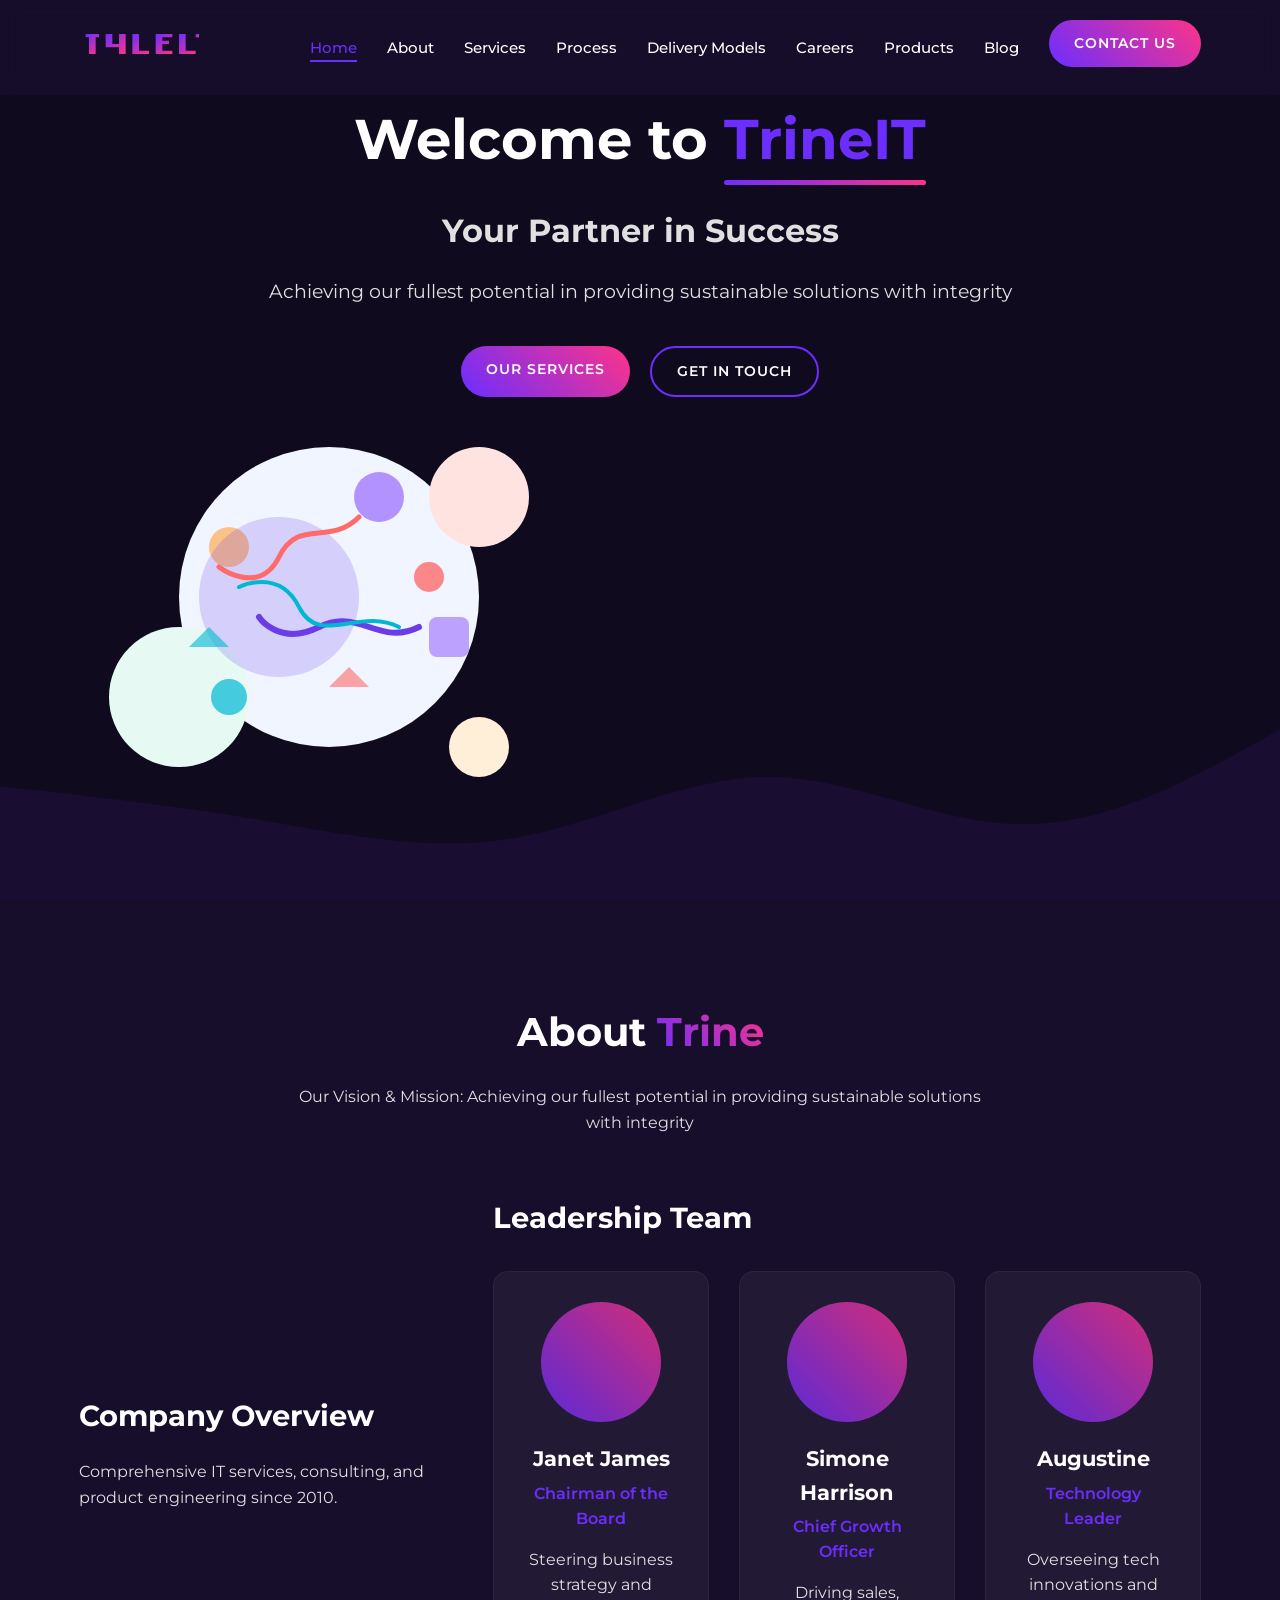
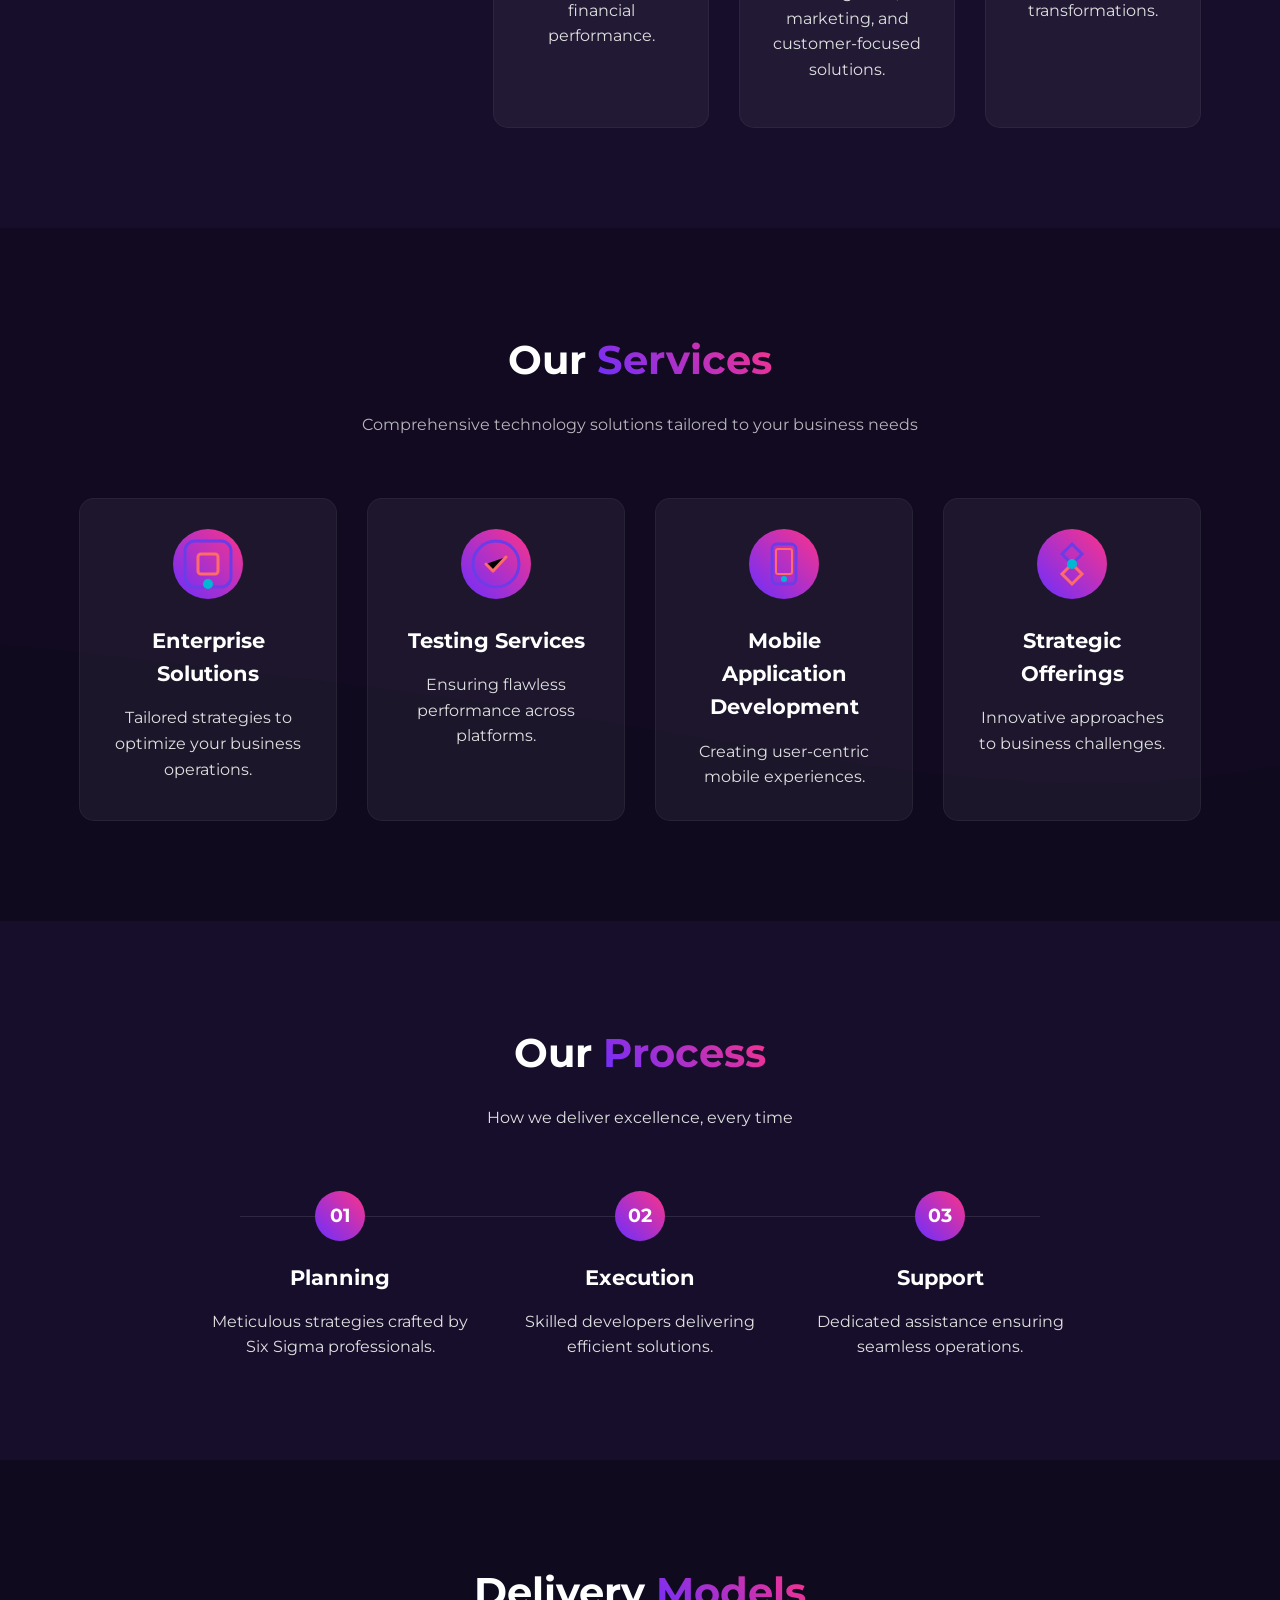
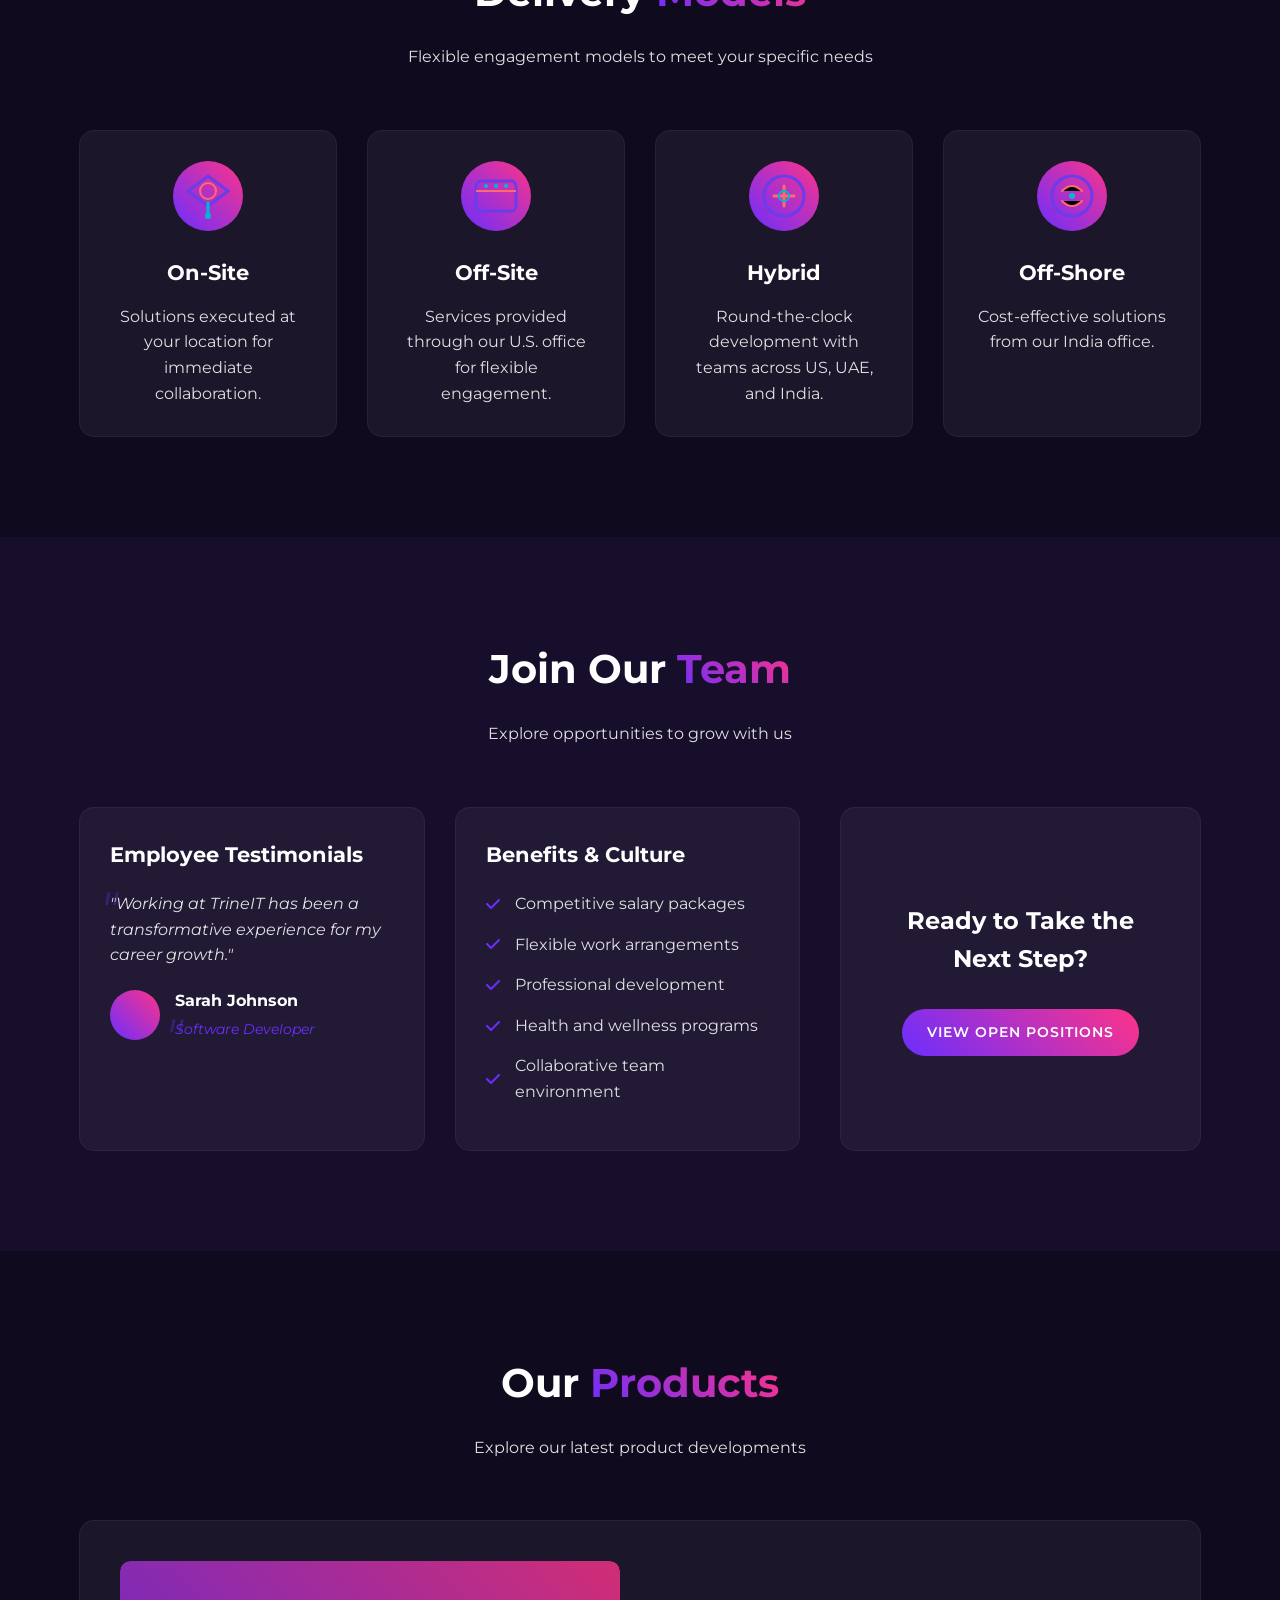
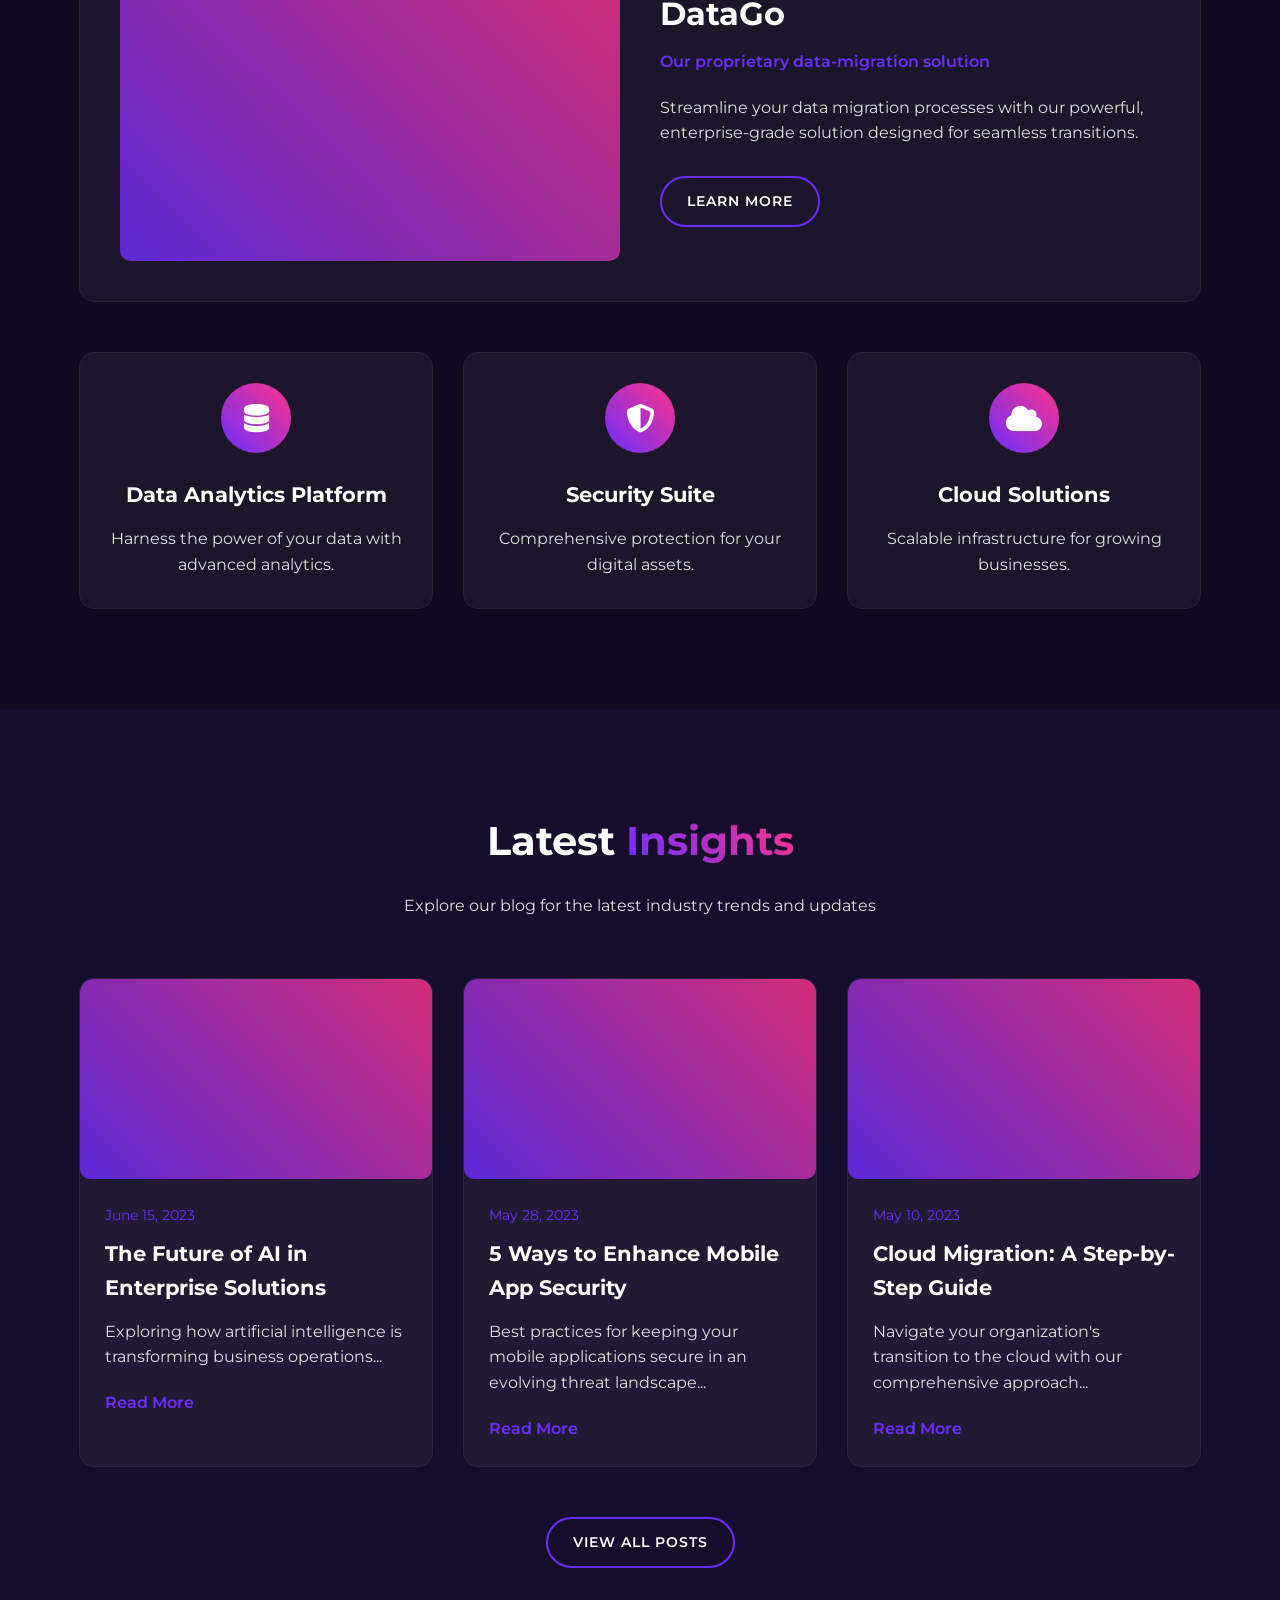
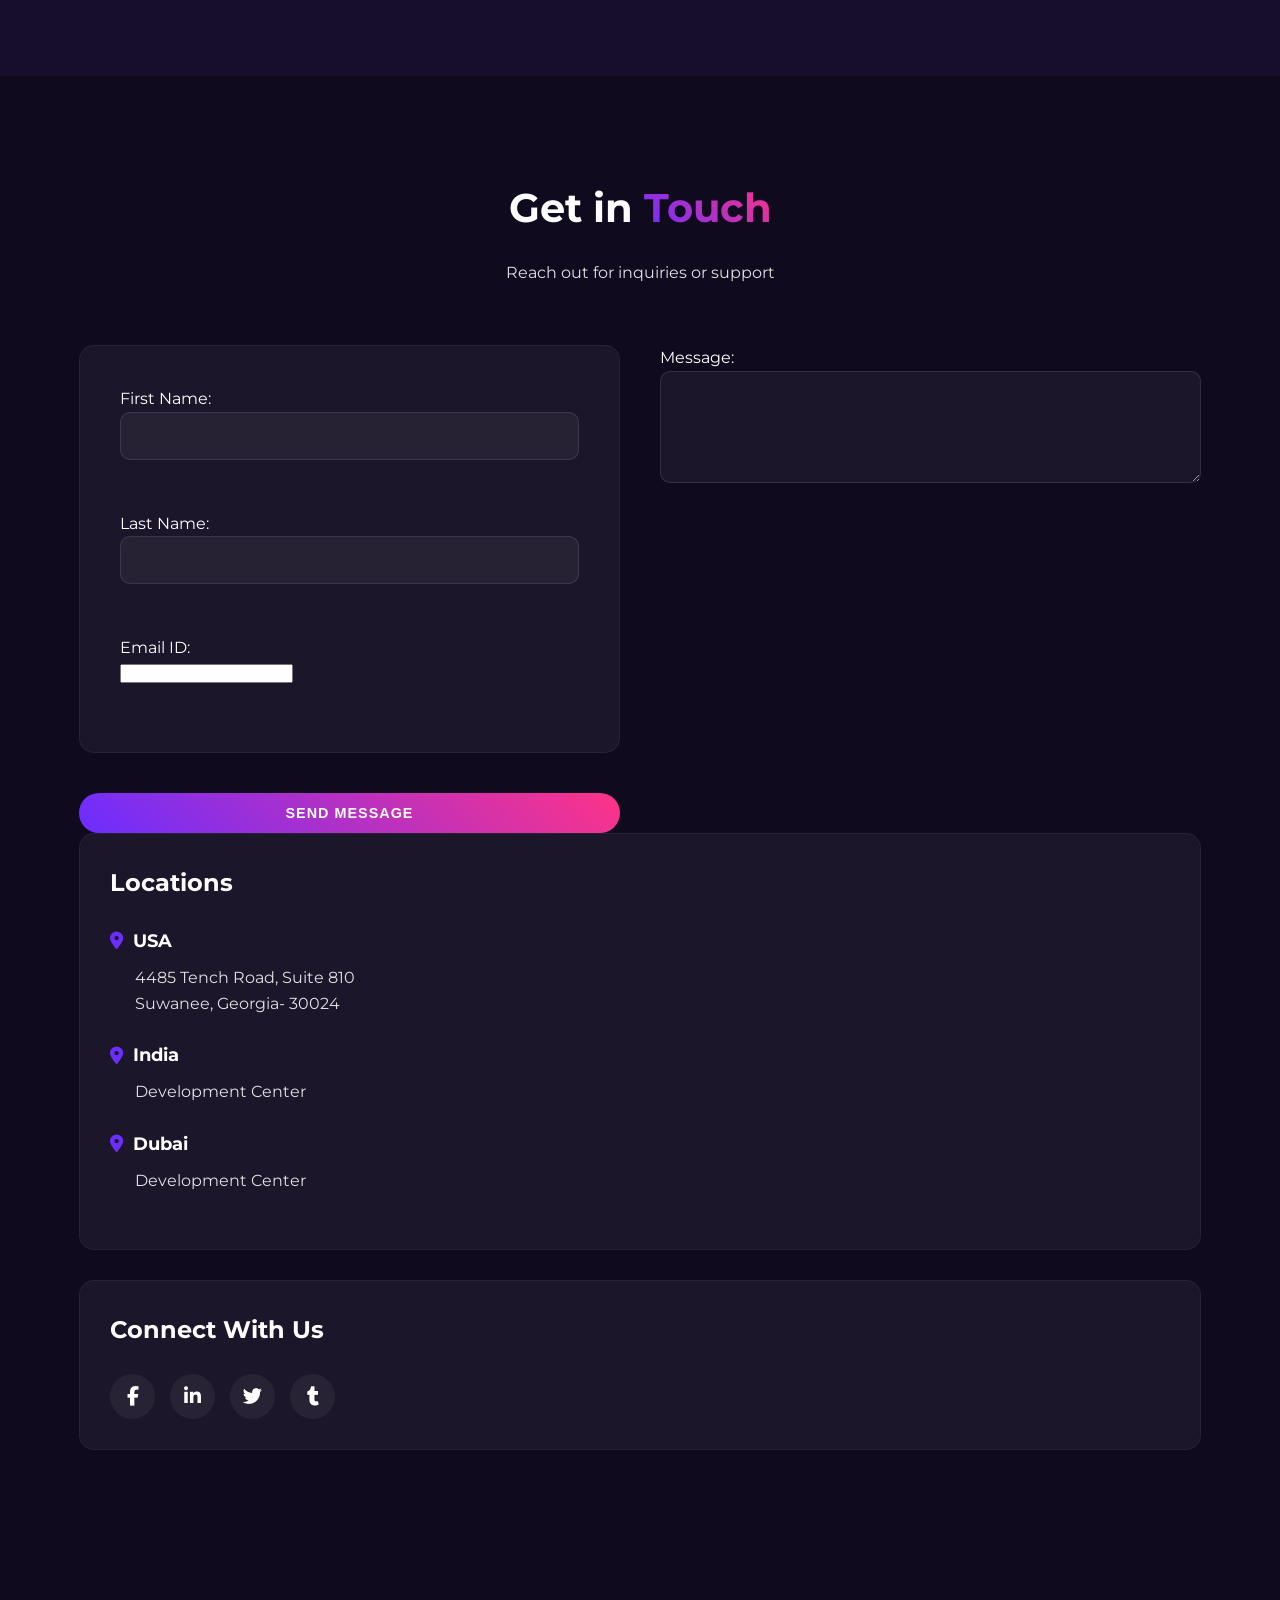
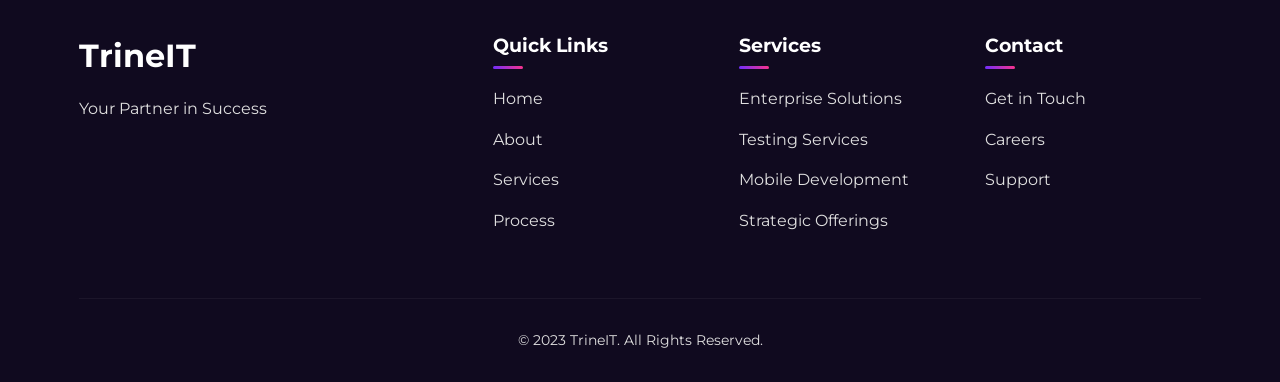
<file: index.html>
<!DOCTYPE html>
<html lang="en">
<head>
    <meta charset="UTF-8">
    <meta name="viewport" content="width=device-width, initial-scale=1.0">
    <title>TrineIT - Your Partner in Success</title>
    <link rel="icon" href="favicon.svg" type="image/svg+xml">
    <link rel="stylesheet" href="styles.css">
    <link rel="stylesheet" href="https://cdnjs.cloudflare.com/ajax/libs/font-awesome/6.4.0/css/all.min.css">
    <link href="https://fonts.googleapis.com/css2?family=Montserrat:wght@300;400;500;600;700&display=swap" rel="stylesheet">
    <script>
        // Fallback to ensure loading screen disappears
        window.addEventListener('DOMContentLoaded', function() {
            setTimeout(function() {
                var loader = document.querySelector('.loading');
                if (loader) {
                    loader.classList.add('fade-out');
                    setTimeout(function() {
                        if (loader.parentNode) {
                            loader.parentNode.removeChild(loader);
                        }
                    }, 500);
                }
            }, 3000);
        });
    </script>
</head>
<body>
    <div class="loading">
        <div class="loading-spinner"></div>
    </div>

    <header>
        <div class="container">
            <div class="logo">
                <a href="#home">
                    <img src="images/logo.svg" alt="TrineIT Logo">
                </a>
            </div>
            <nav>
                <ul>
                    <li><a href="#home">Home</a></li>
                    <li><a href="#about">About</a></li>
                    <li><a href="#services">Services</a></li>
                    <li><a href="#process">Process</a></li>
                    <li><a href="#delivery">Delivery Models</a></li>
                    <li><a href="#careers">Careers</a></li>
                    <li><a href="#products">Products</a></li>
                    <li><a href="#blog">Blog</a></li>
                    <li><a href="#contact" class="btn-primary">Contact Us</a></li>
                </ul>
            </nav>
            <div class="mobile-menu-btn">
                <span></span>
                <span></span>
                <span></span>
            </div>
        </div>
    </header>

    <section id="home" class="hero">
        <div class="container">
            <div class="hero-grid">
                <div class="hero-content">
                    <h1 class="animated-text">Welcome to <span>TrineIT</span></h1>
                    <h2>Your Partner in Success</h2>
                    <p>Achieving our fullest potential in providing sustainable solutions with integrity</p>
                    <div class="cta-buttons">
                        <a href="#services" class="btn-primary">Our Services</a>
                        <a href="#contact" class="btn-secondary">Get in Touch</a>
                    </div>
                </div>
                <div class="hero-illustration">
                    <img src="images/hero-illustration.svg" alt="TrineIT illustration">
                </div>
            </div>
        </div>
        <div class="wave-animation"></div>
    </section>

    <section id="about" class="about">
        <div class="container">
            <div class="section-header">
                <h2>About <span>Trine</span></h2>
                <p>Our Vision & Mission: Achieving our fullest potential in providing sustainable solutions with integrity</p>
            </div>
            <div class="about-content">
                <div class="about-text">
                    <h3>Company Overview</h3>
                    <p>Comprehensive IT services, consulting, and product engineering since 2010.</p>
                </div>
                <div class="leadership-team">
                    <h3>Leadership Team</h3>
                    <div class="team-cards">
                        <div class="team-card">
                            <div class="team-img">
                                <div class="img-placeholder"></div>
                            </div>
                            <h4>Janet James</h4>
                            <p>Chairman of the Board</p>
                            <p class="team-desc">Steering business strategy and financial performance.</p>
                        </div>
                        <div class="team-card">
                            <div class="team-img">
                                <div class="img-placeholder"></div>
                            </div>
                            <h4>Simone Harrison</h4>
                            <p>Chief Growth Officer</p>
                            <p class="team-desc">Driving sales, marketing, and customer-focused solutions.</p>
                        </div>
                        <div class="team-card">
                            <div class="team-img">
                                <div class="img-placeholder"></div>
                            </div>
                            <h4>Augustine</h4>
                            <p>Technology Leader</p>
                            <p class="team-desc">Overseeing tech innovations and transformations.</p>
                        </div>
                    </div>
                </div>
            </div>
        </div>
    </section>

    <section id="services" class="services">
        <div class="container">
            <div class="section-header">
                <h2>Our <span>Services</span></h2>
                <p>Comprehensive technology solutions tailored to your business needs</p>
            </div>
            <div class="service-cards">
                <div class="service-card">
                    <div class="service-icon">
                        <svg width="50" height="50" viewBox="0 0 50 50">
                            <use href="images/service-icons.svg#enterprise" />
                            <rect x="2" y="2" width="46" height="46" rx="10" fill="none" stroke="#6a3de8" stroke-width="3"/>
                            <rect x="15" y="15" width="20" height="20" rx="3" fill="none" stroke="#ff6b6b" stroke-width="3"/>
                            <circle cx="25" cy="45" r="5" fill="#00b8d4"/>
                        </svg>
                    </div>
                    <h3>Enterprise Solutions</h3>
                    <p>Tailored strategies to optimize your business operations.</p>
                </div>
                <div class="service-card">
                    <div class="service-icon">
                        <svg width="50" height="50" viewBox="0 0 50 50">
                            <circle cx="25" cy="25" r="23" fill="none" stroke="#6a3de8" stroke-width="3"/>
                            <path d="M15 25L22 32L35 18" stroke="#ff6b6b" stroke-width="3" stroke-linecap="round" stroke-linejoin="round"/>
                        </svg>
                    </div>
                    <h3>Testing Services</h3>
                    <p>Ensuring flawless performance across platforms.</p>
                </div>
                <div class="service-card">
                    <div class="service-icon">
                        <svg width="50" height="50" viewBox="0 0 50 50">
                            <rect x="13" y="5" width="24" height="40" rx="5" fill="none" stroke="#6a3de8" stroke-width="3"/>
                            <rect x="17" y="10" width="16" height="25" rx="2" fill="none" stroke="#ff6b6b" stroke-width="2"/>
                            <circle cx="25" cy="40" r="3" fill="#00b8d4"/>
                        </svg>
                    </div>
                    <h3>Mobile Application Development</h3>
                    <p>Creating user-centric mobile experiences.</p>
                </div>
                <div class="service-card">
                    <div class="service-icon">
                        <svg width="50" height="50" viewBox="0 0 50 50">
                            <path d="M25 5L35 15L25 25L15 15L25 5Z" fill="none" stroke="#6a3de8" stroke-width="3"/>
                            <path d="M25 25L35 35L25 45L15 35L25 25Z" fill="none" stroke="#ff6b6b" stroke-width="3"/>
                            <circle cx="25" cy="25" r="5" fill="#00b8d4"/>
                        </svg>
                    </div>
                    <h3>Strategic Offerings</h3>
                    <p>Innovative approaches to business challenges.</p>
                </div>
            </div>
        </div>
    </section>

    <section id="process" class="process">
        <div class="container">
            <div class="section-header">
                <h2>Our <span>Process</span></h2>
                <p>How we deliver excellence, every time</p>
            </div>
            <div class="process-timeline">
                <div class="process-step">
                    <div class="step-number">01</div>
                    <div class="step-content">
                        <h3>Planning</h3>
                        <p>Meticulous strategies crafted by Six Sigma professionals.</p>
                    </div>
                </div>
                <div class="process-step">
                    <div class="step-number">02</div>
                    <div class="step-content">
                        <h3>Execution</h3>
                        <p>Skilled developers delivering efficient solutions.</p>
                    </div>
                </div>
                <div class="process-step">
                    <div class="step-number">03</div>
                    <div class="step-content">
                        <h3>Support</h3>
                        <p>Dedicated assistance ensuring seamless operations.</p>
                    </div>
                </div>
            </div>
        </div>
    </section>

    <section id="delivery" class="delivery">
        <div class="container">
            <div class="section-header">
                <h2>Delivery <span>Models</span></h2>
                <p>Flexible engagement models to meet your specific needs</p>
            </div>
            <div class="delivery-cards">
                <div class="delivery-card">
                    <div class="delivery-icon">
                        <svg width="50" height="50" viewBox="0 0 50 50">
                            <path d="M25 5L45 20L25 35L5 20L25 5Z" fill="none" stroke="#6a3de8" stroke-width="3"/>
                            <circle cx="25" cy="20" r="8" fill="none" stroke="#ff6b6b" stroke-width="2"/>
                            <path d="M25 32V45" stroke="#00b8d4" stroke-width="3" stroke-linecap="round"/>
                            <circle cx="25" cy="45" r="3" fill="#00b8d4"/>
                        </svg>
                    </div>
                    <h3>On-Site</h3>
                    <p>Solutions executed at your location for immediate collaboration.</p>
                </div>
                <div class="delivery-card">
                    <div class="delivery-icon">
                        <svg width="50" height="50" viewBox="0 0 50 50">
                            <rect x="5" y="10" width="40" height="30" rx="5" fill="none" stroke="#6a3de8" stroke-width="3"/>
                            <path d="M5 20H45" stroke="#ff6b6b" stroke-width="2"/>
                            <circle cx="15" cy="15" r="2" fill="#00b8d4"/>
                            <circle cx="25" cy="15" r="2" fill="#00b8d4"/>
                            <circle cx="35" cy="15" r="2" fill="#00b8d4"/>
                        </svg>
                    </div>
                    <h3>Off-Site</h3>
                    <p>Services provided through our U.S. office for flexible engagement.</p>
                </div>
                <div class="delivery-card">
                    <div class="delivery-icon">
                        <svg width="50" height="50" viewBox="0 0 50 50">
                            <circle cx="25" cy="25" r="20" fill="none" stroke="#6a3de8" stroke-width="3"/>
                            <path d="M15 25H35" stroke="#ff6b6b" stroke-width="3" stroke-linecap="round"/>
                            <path d="M25 15V35" stroke="#ff6b6b" stroke-width="3" stroke-linecap="round"/>
                            <circle cx="25" cy="25" r="5" fill="none" stroke="#00b8d4" stroke-width="2"/>
                        </svg>
                    </div>
                    <h3>Hybrid</h3>
                    <p>Round-the-clock development with teams across US, UAE, and India.</p>
                </div>
                <div class="delivery-card">
                    <div class="delivery-icon">
                        <svg width="50" height="50" viewBox="0 0 50 50">
                            <circle cx="25" cy="25" r="20" fill="none" stroke="#6a3de8" stroke-width="3"/>
                            <path d="M15 30C15 30 20 35 25 35C30 35 35 30 35 30" stroke="#ff6b6b" stroke-width="2" stroke-linecap="round"/>
                            <path d="M15 20C15 20 20 15 25 15C30 15 35 20 35 20" stroke="#ff6b6b" stroke-width="2" stroke-linecap="round"/>
                            <circle cx="25" cy="25" r="3" fill="#00b8d4"/>
                        </svg>
                    </div>
                    <h3>Off-Shore</h3>
                    <p>Cost-effective solutions from our India office.</p>
                </div>
            </div>
        </div>
    </section>

    <section id="careers" class="careers">
        <div class="container">
            <div class="section-header">
                <h2>Join Our <span>Team</span></h2>
                <p>Explore opportunities to grow with us</p>
            </div>
            <div class="careers-content">
                <div class="careers-info">
                    <div class="careers-card">
                        <h3>Employee Testimonials</h3>
                        <div class="testimonial-slider">
                            <div class="testimonial">
                                <p>"Working at TrineIT has been a transformative experience for my career growth."</p>
                                <div class="testimonial-author">
                                    <div class="author-img"></div>
                                    <div class="author-info">
                                        <h4>Sarah Johnson</h4>
                                        <p>Software Developer</p>
                                    </div>
                                </div>
                            </div>
                        </div>
                    </div>
                    <div class="careers-card">
                        <h3>Benefits & Culture</h3>
                        <ul class="benefits-list">
                            <li><i class="fas fa-check"></i> Competitive salary packages</li>
                            <li><i class="fas fa-check"></i> Flexible work arrangements</li>
                            <li><i class="fas fa-check"></i> Professional development</li>
                            <li><i class="fas fa-check"></i> Health and wellness programs</li>
                            <li><i class="fas fa-check"></i> Collaborative team environment</li>
                        </ul>
                    </div>
                </div>
                <div class="careers-cta">
                    <h3>Ready to Take the Next Step?</h3>
                    <a href="#contact" class="btn-primary">View Open Positions</a>
                </div>
            </div>
        </div>
    </section>

    <section id="products" class="products">
        <div class="container">
            <div class="section-header">
                <h2>Our <span>Products</span></h2>
                <p>Explore our latest product developments</p>
            </div>
            <div class="product-showcase">
                <div class="product-feature">
                    <div class="product-img">
                        <div class="img-placeholder"></div>
                    </div>
                    <div class="product-info">
                        <h3>DataGo</h3>
                        <p class="product-tagline">Our proprietary data-migration solution</p>
                        <p class="product-desc">Streamline your data migration processes with our powerful, enterprise-grade solution designed for seamless transitions.</p>
                        <a href="#" class="btn-secondary">Learn More</a>
                    </div>
                </div>
                <div class="product-cards">
                    <div class="product-card">
                        <div class="product-icon">
                            <i class="fas fa-database"></i>
                        </div>
                        <h3>Data Analytics Platform</h3>
                        <p>Harness the power of your data with advanced analytics.</p>
                    </div>
                    <div class="product-card">
                        <div class="product-icon">
                            <i class="fas fa-shield-alt"></i>
                        </div>
                        <h3>Security Suite</h3>
                        <p>Comprehensive protection for your digital assets.</p>
                    </div>
                    <div class="product-card">
                        <div class="product-icon">
                            <i class="fas fa-cloud"></i>
                        </div>
                        <h3>Cloud Solutions</h3>
                        <p>Scalable infrastructure for growing businesses.</p>
                    </div>
                </div>
            </div>
        </div>
    </section>

    <section id="blog" class="blog">
        <div class="container">
            <div class="section-header">
                <h2>Latest <span>Insights</span></h2>
                <p>Explore our blog for the latest industry trends and updates</p>
            </div>
            <div class="blog-posts">
                <div class="blog-card">
                    <div class="blog-img">
                        <div class="img-placeholder"></div>
                    </div>
                    <div class="blog-content">
                        <div class="blog-date">June 15, 2023</div>
                        <h3>The Future of AI in Enterprise Solutions</h3>
                        <p>Exploring how artificial intelligence is transforming business operations...</p>
                        <a href="#" class="read-more">Read More</a>
                    </div>
                </div>
                <div class="blog-card">
                    <div class="blog-img">
                        <div class="img-placeholder"></div>
                    </div>
                    <div class="blog-content">
                        <div class="blog-date">May 28, 2023</div>
                        <h3>5 Ways to Enhance Mobile App Security</h3>
                        <p>Best practices for keeping your mobile applications secure in an evolving threat landscape...</p>
                        <a href="#" class="read-more">Read More</a>
                    </div>
                </div>
                <div class="blog-card">
                    <div class="blog-img">
                        <div class="img-placeholder"></div>
                    </div>
                    <div class="blog-content">
                        <div class="blog-date">May 10, 2023</div>
                        <h3>Cloud Migration: A Step-by-Step Guide</h3>
                        <p>Navigate your organization's transition to the cloud with our comprehensive approach...</p>
                        <a href="#" class="read-more">Read More</a>
                    </div>
                </div>
            </div>
            <div class="blog-cta">
                <a href="#" class="btn-secondary">View All Posts</a>
            </div>
        </div>
    </section>

    <section id="contact" class="contact">
        <div class="container">
            <div class="section-header">
                <h2>Get in <span>Touch</span></h2>
                <p>Reach out for inquiries or support</p>
            </div>
            <div class="contact-content">
                <div class="contact-form-container" action="https://n8nclass2025.app.n8n.cloud/webhook-test/contact-form" method="POST">
                    <form class="contact-form">
                        <div class="form-group">
                            <label for="firstName">First Name:</label><br>
                            <input type="text" id="firstName" name="firstName" required><br><br>
                        </div>
                        <div class="form-group">
                            <label for="lastName">Last Name:</label><br>
                            <input type="text" id="lastName" name="lastName" required><br><br>
                        </div>
                            <label for="email">Email ID:</label><br>
                            <input type="text" id="email" name="email" required><br><br>
                        </div>
                        <div class="form-group">
                            <label for="message">Message:</label><br>
                            <textarea id="message" name="message" rows="5" required></textarea><br><br>
                        </div>
                        <button type="submit" class="btn-primary">Send Message</button>
                    </form>
                </div>
                <div class="contact-info">
                    <div class="contact-card">
                        <h3>Locations</h3>
                        <div class="location">
                            <h4><i class="fas fa-map-marker-alt"></i> USA</h4>
                            <p>4485 Tench Road, Suite 810</p>
                            <p>Suwanee, Georgia- 30024</p>
                        </div>
                        <div class="location">
                            <h4><i class="fas fa-map-marker-alt"></i> India</h4>
                            <p>Development Center</p>
                        </div>
                        <div class="location">
                            <h4><i class="fas fa-map-marker-alt"></i> Dubai</h4>
                            <p>Development Center</p>
                        </div>
                    </div>
                    <div class="contact-card">
                        <h3>Connect With Us</h3>
                        <div class="social-icons">
                            <a href="#"><i class="fab fa-facebook-f"></i></a>
                            <a href="#"><i class="fab fa-linkedin-in"></i></a>
                            <a href="#"><i class="fab fa-twitter"></i></a>
                            <a href="#"><i class="fab fa-tumblr"></i></a>
                        </div>
                    </div>
                </div>
            </div>
        </div>
    </section>

    <footer>
        <div class="container">
            <div class="footer-content">
                <div class="footer-logo">
                    <h2>TrineIT</h2>
                    <p>Your Partner in Success</p>
                </div>
                <div class="footer-links">
                    <div class="footer-col">
                        <h3>Quick Links</h3>
                        <ul>
                            <li><a href="#home">Home</a></li>
                            <li><a href="#about">About</a></li>
                            <li><a href="#services">Services</a></li>
                            <li><a href="#process">Process</a></li>
                        </ul>
                    </div>
                    <div class="footer-col">
                        <h3>Services</h3>
                        <ul>
                            <li><a href="#services">Enterprise Solutions</a></li>
                            <li><a href="#services">Testing Services</a></li>
                            <li><a href="#services">Mobile Development</a></li>
                            <li><a href="#services">Strategic Offerings</a></li>
                        </ul>
                    </div>
                    <div class="footer-col">
                        <h3>Contact</h3>
                        <ul>
                            <li><a href="#contact">Get in Touch</a></li>
                            <li><a href="#careers">Careers</a></li>
                            <li><a href="#contact">Support</a></li>
                        </ul>
                    </div>
                </div>
            </div>
            <div class="footer-bottom">
                <p>&copy; 2023 TrineIT. All Rights Reserved.</p>
            </div>
        </div>
    </footer>

    <script src="script.js"></script>
</body>
</html>
</file>
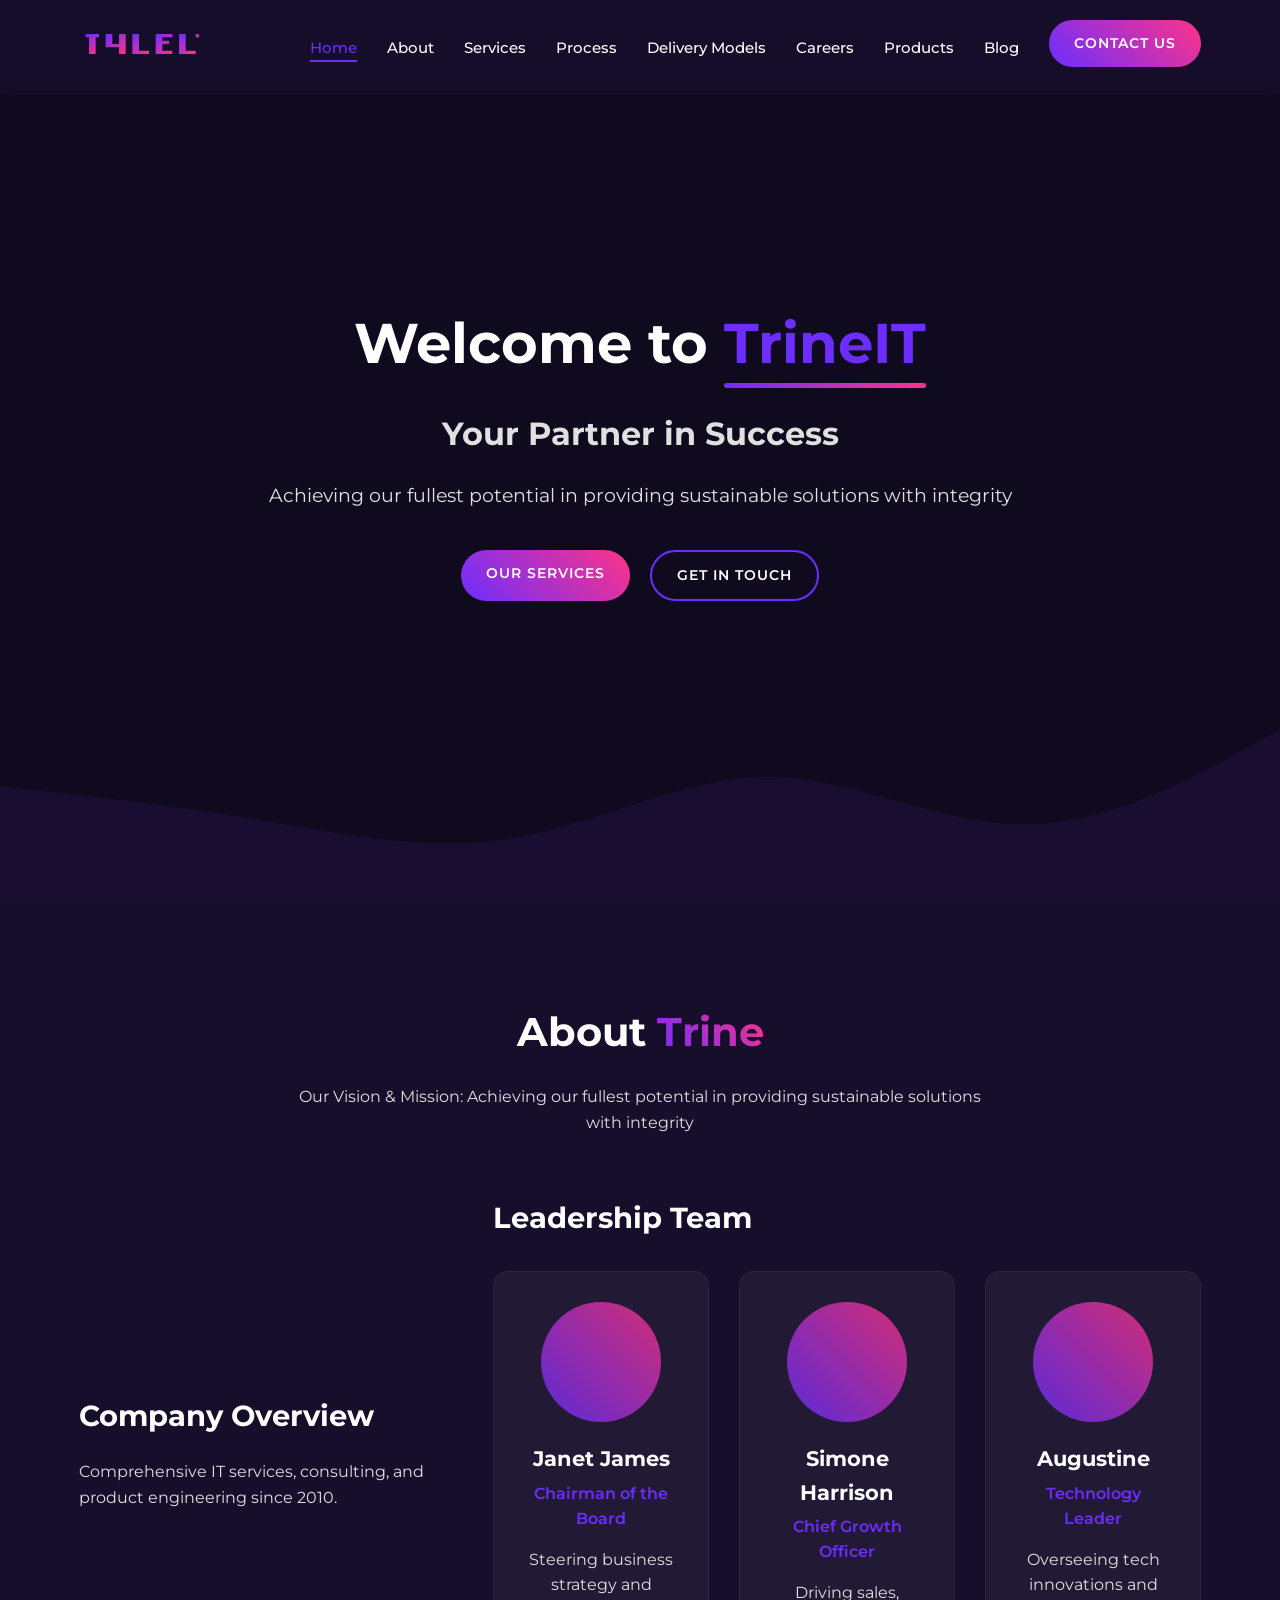
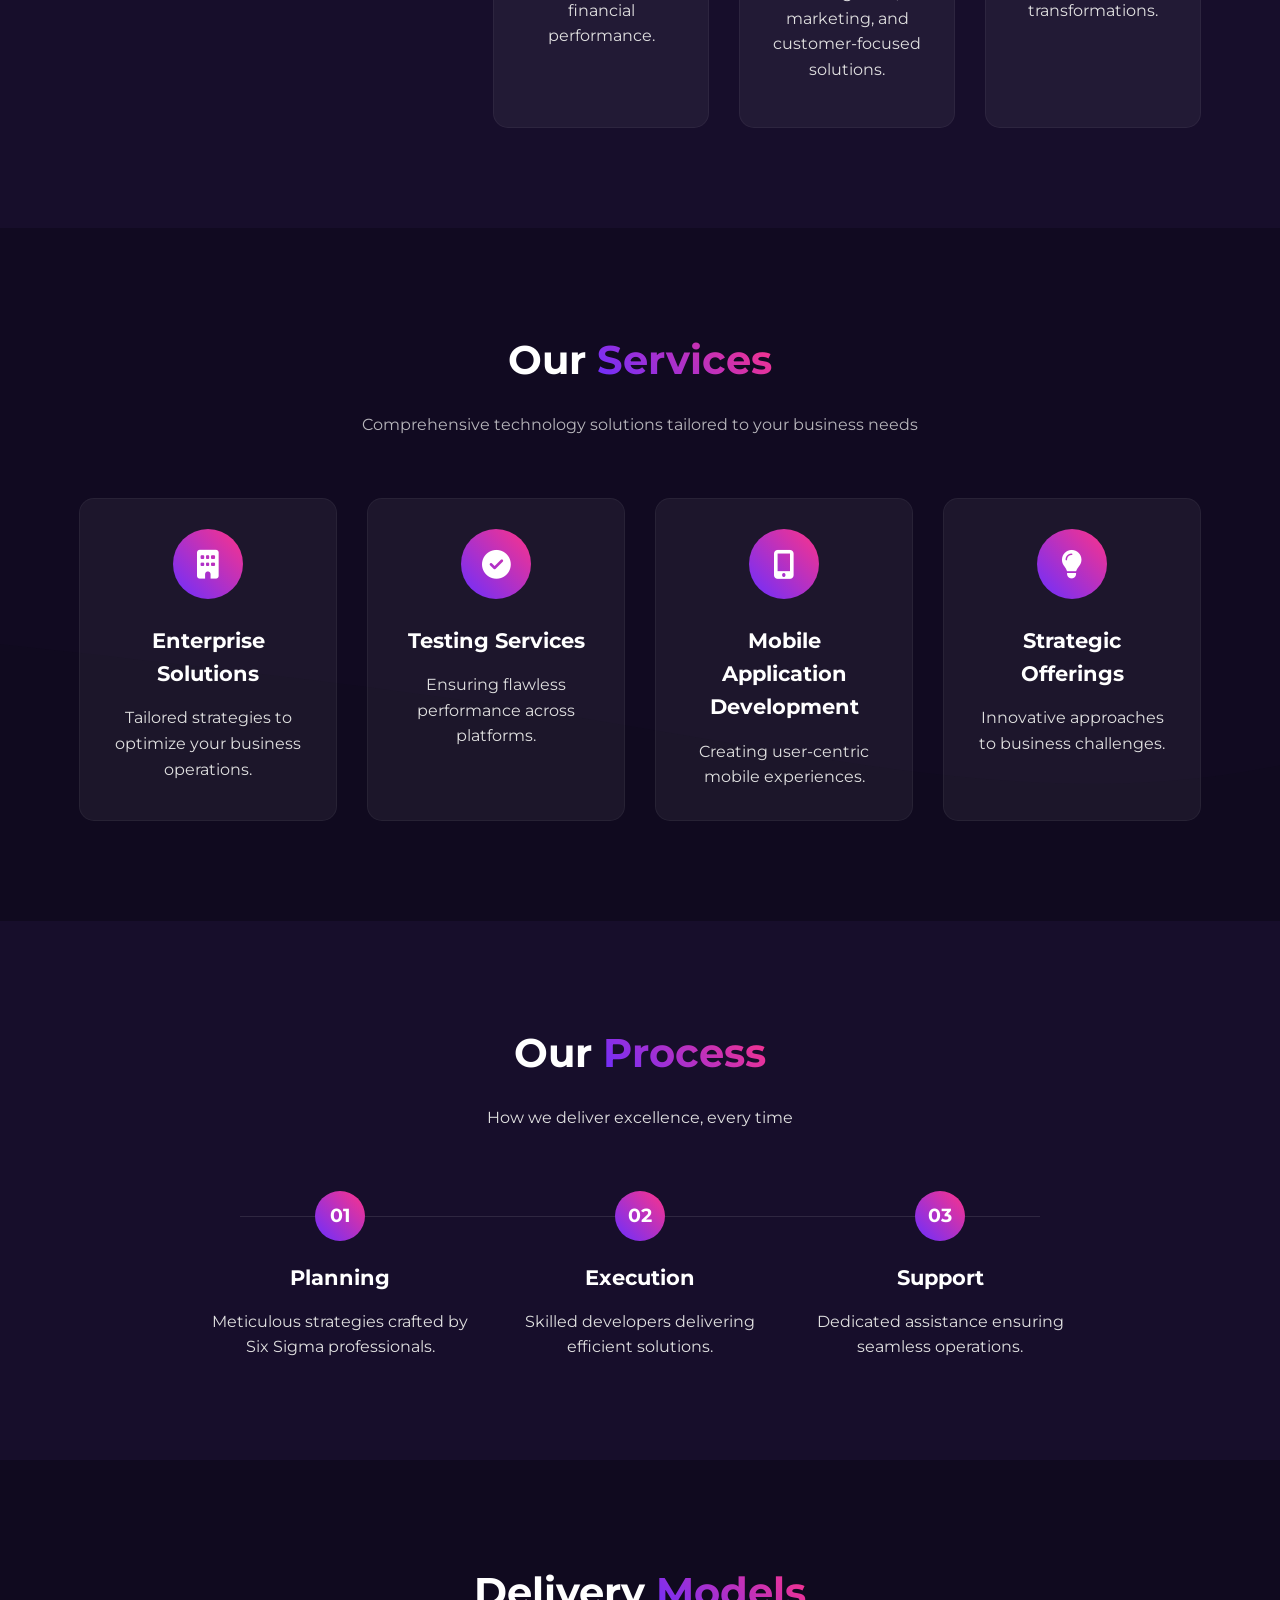
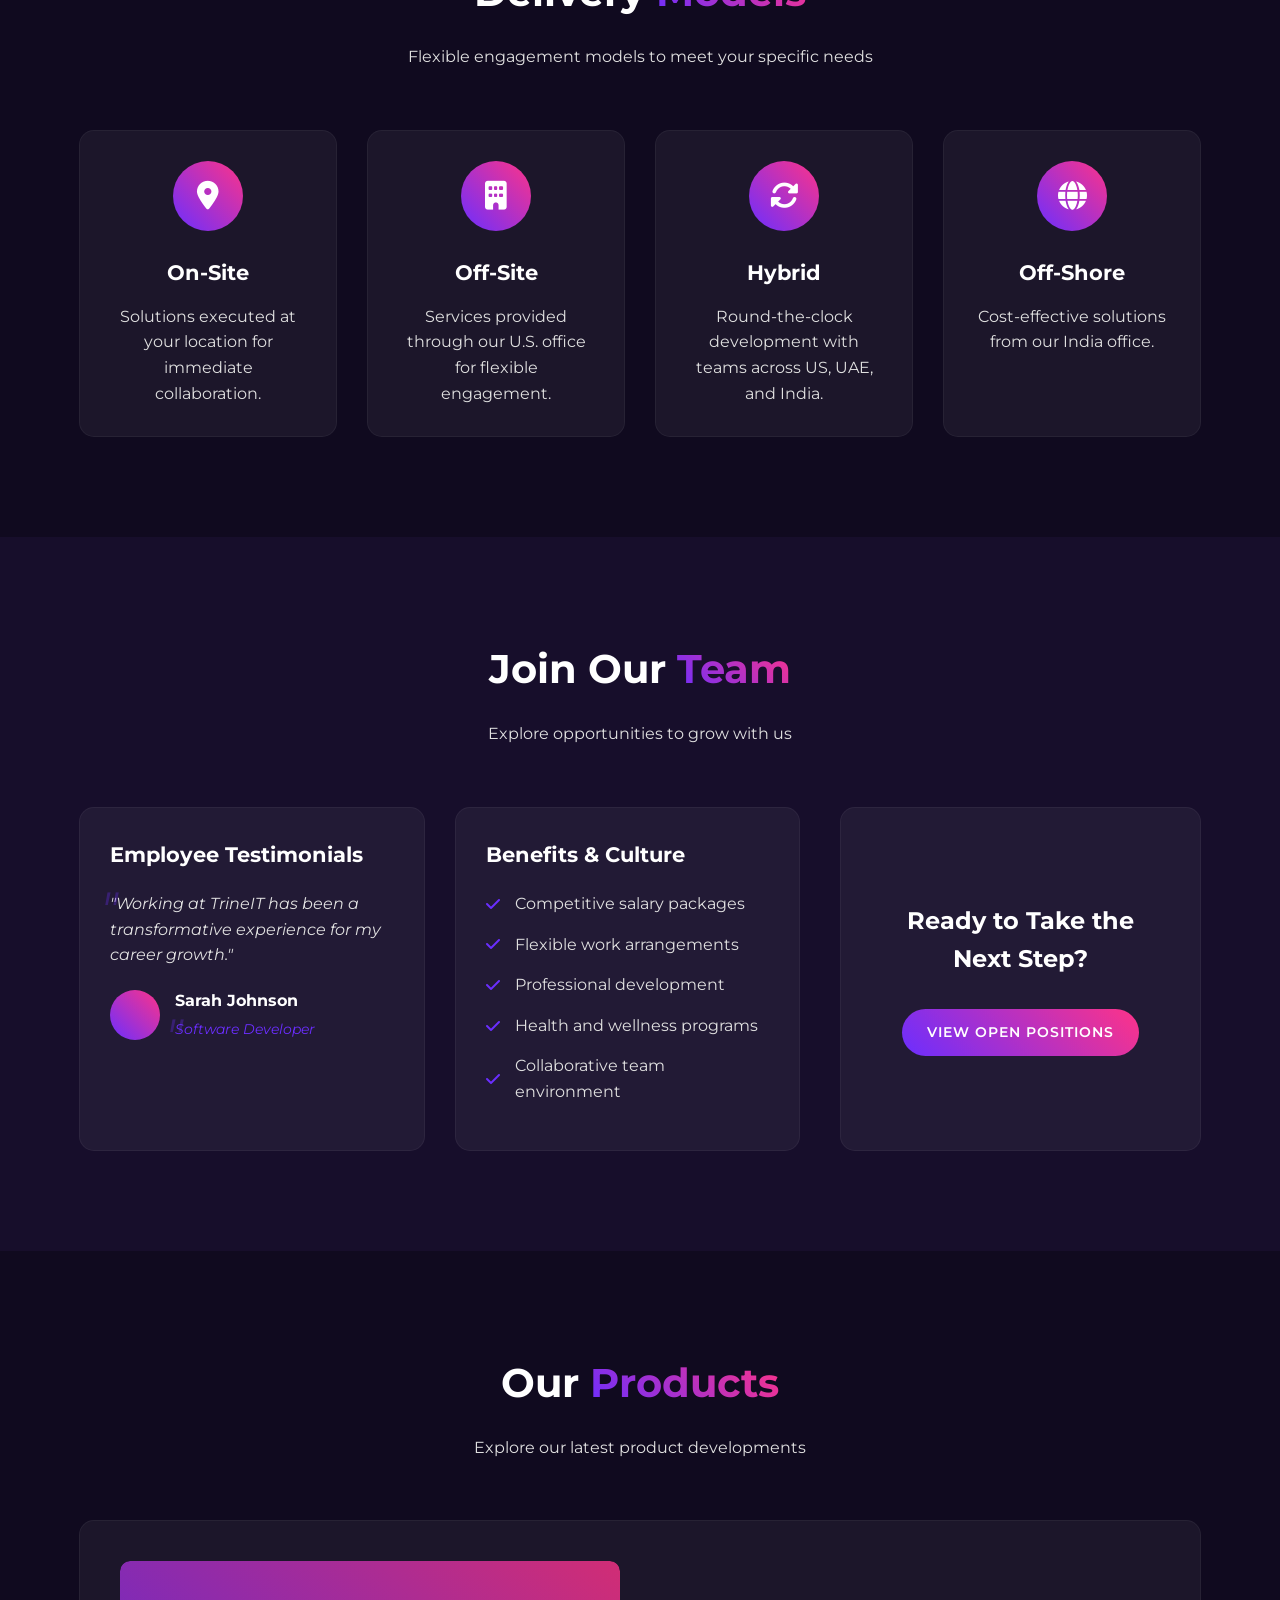
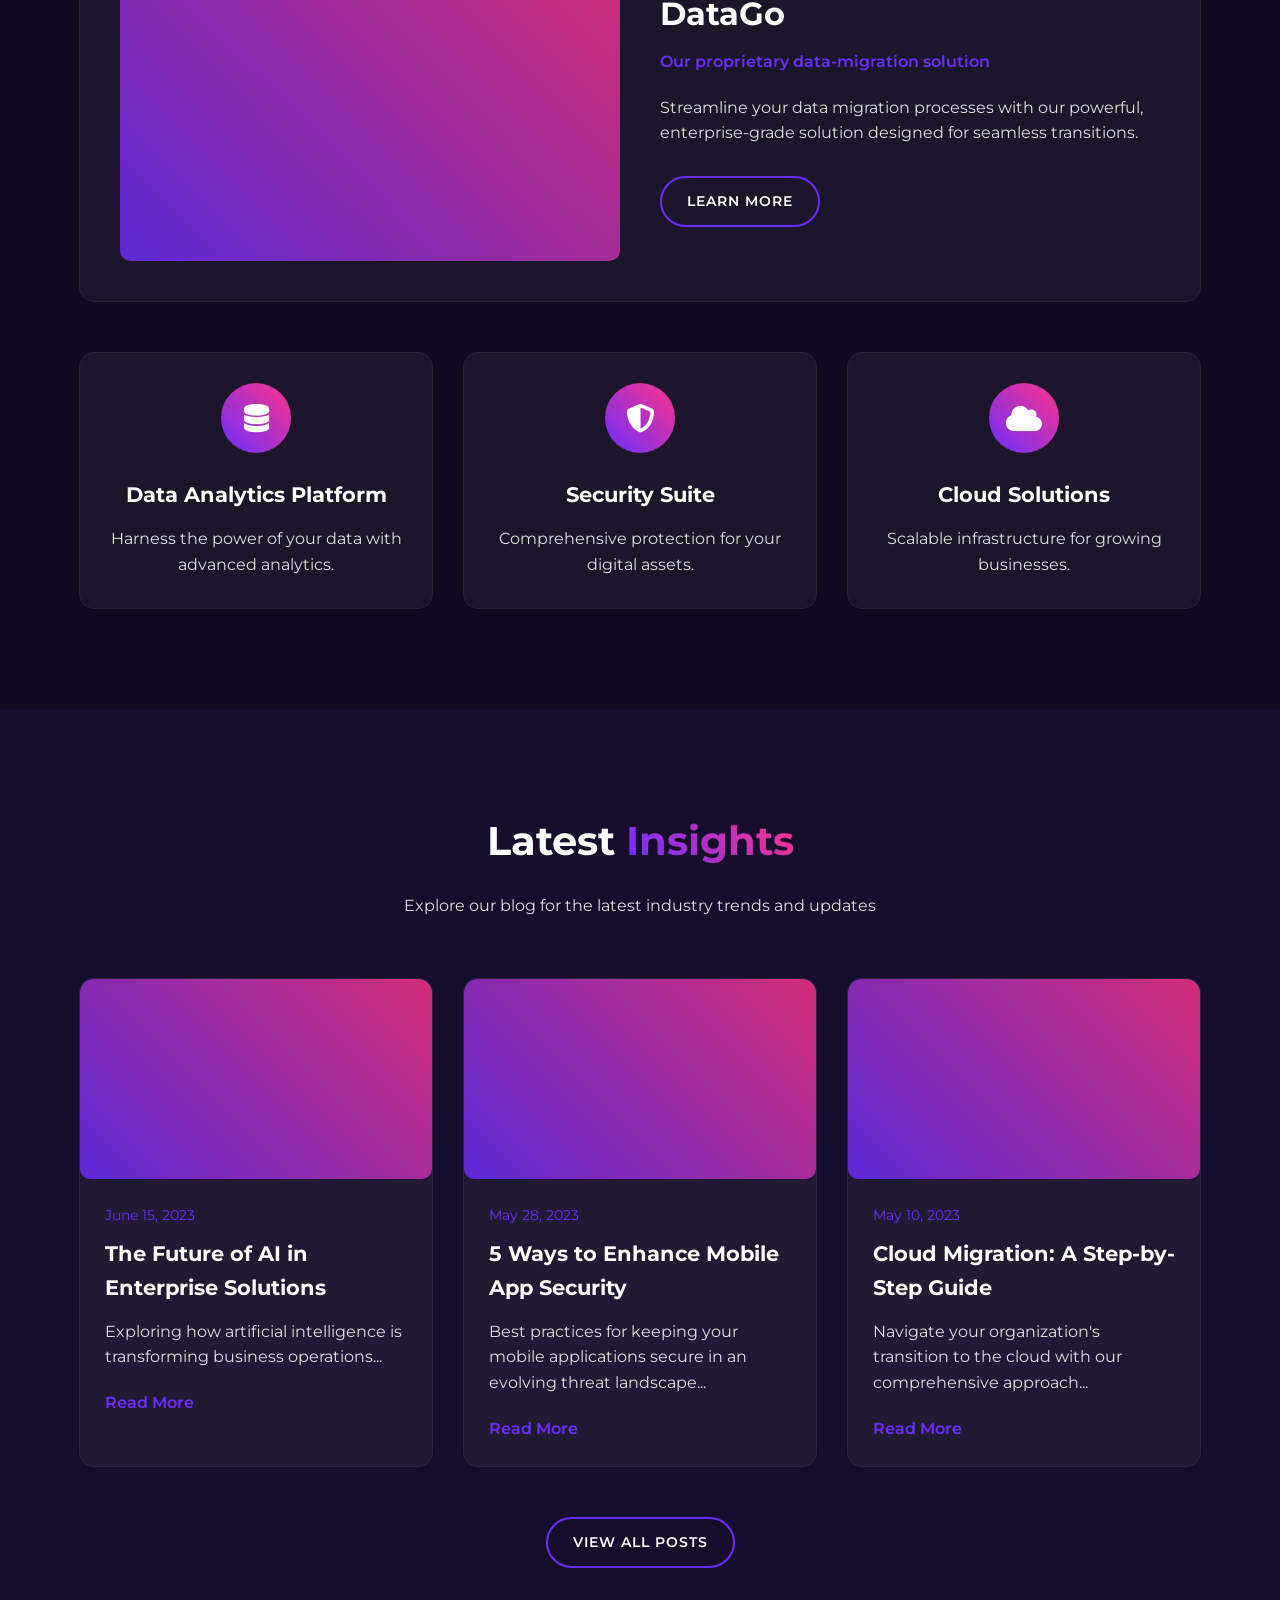
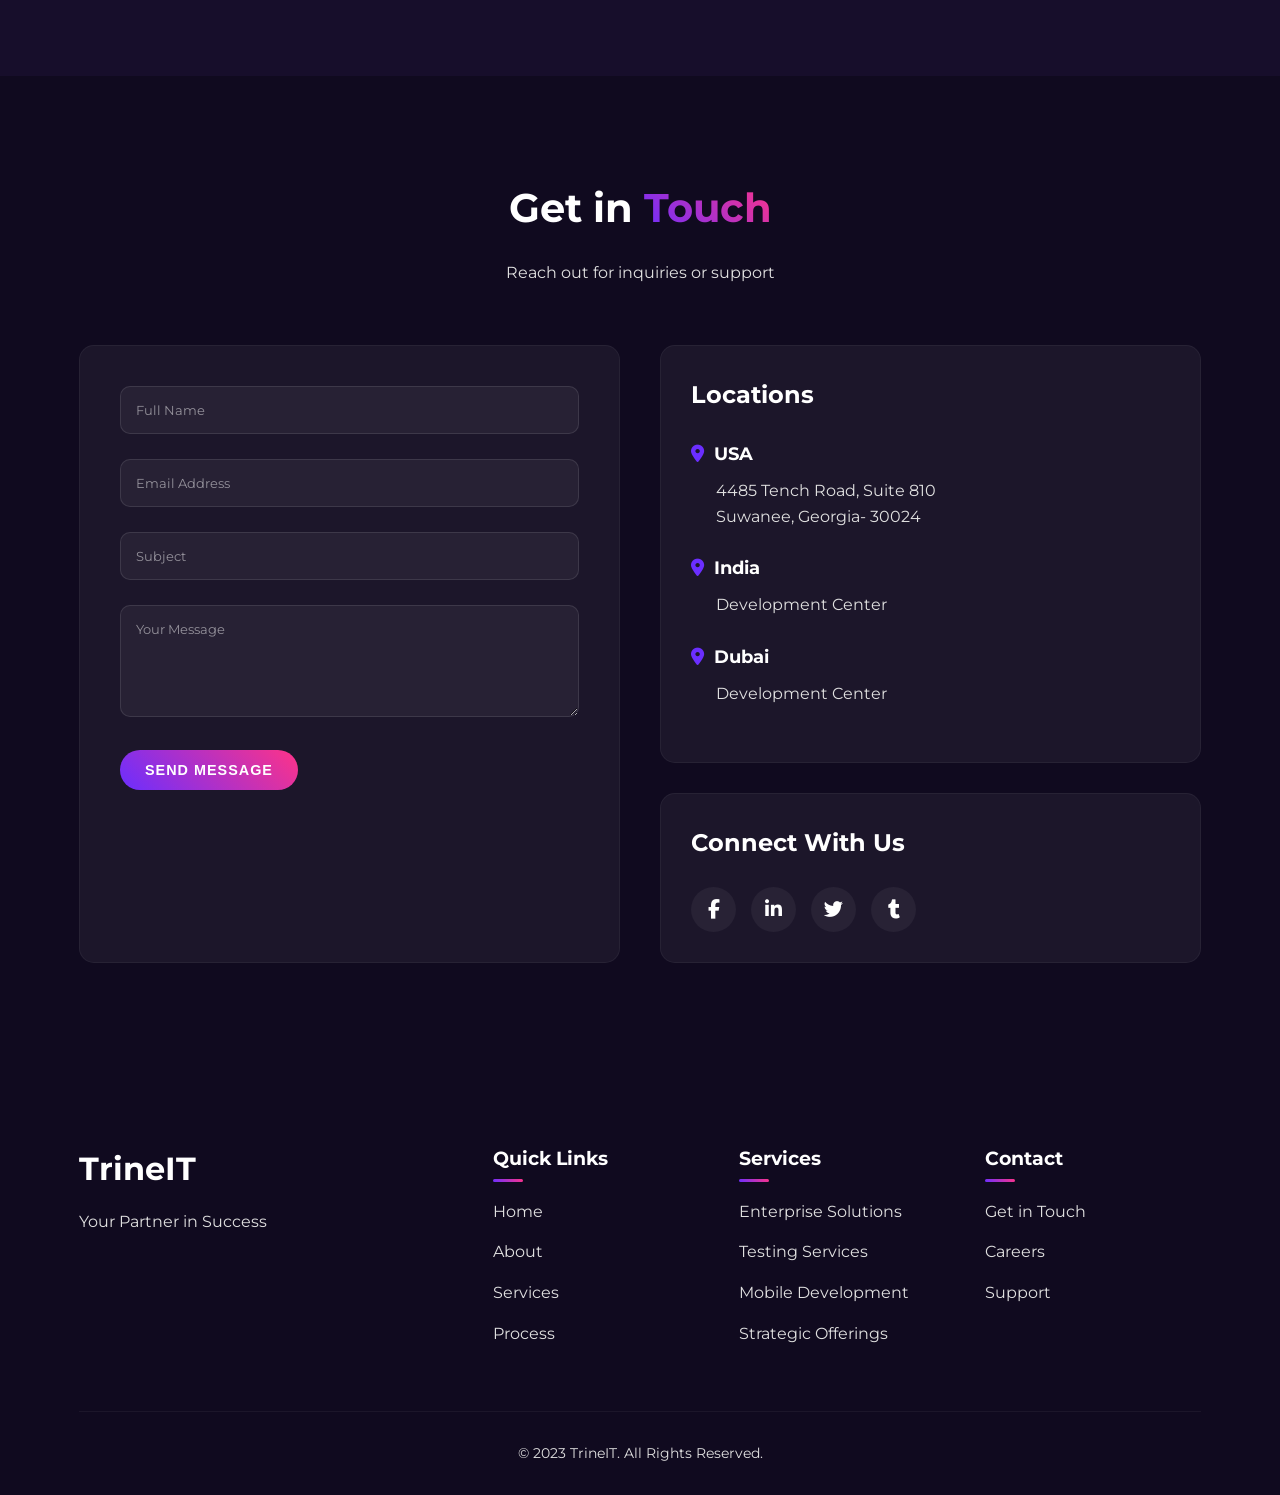
<file: Dark theme/index.html>
<!DOCTYPE html>
<html lang="en">
<head>
    <meta charset="UTF-8">
    <meta name="viewport" content="width=device-width, initial-scale=1.0">
    <title>TrineIT - Your Partner in Success</title>
    <link rel="icon" href="favicon.svg" type="image/svg+xml">
    <link rel="stylesheet" href="styles.css">
    <link rel="stylesheet" href="https://cdnjs.cloudflare.com/ajax/libs/font-awesome/6.4.0/css/all.min.css">
    <link href="https://fonts.googleapis.com/css2?family=Montserrat:wght@300;400;500;600;700&display=swap" rel="stylesheet">
    <script>
        // Fallback to ensure loading screen disappears
        window.addEventListener('DOMContentLoaded', function() {
            setTimeout(function() {
                var loader = document.querySelector('.loading');
                if (loader) {
                    loader.classList.add('fade-out');
                    setTimeout(function() {
                        if (loader.parentNode) {
                            loader.parentNode.removeChild(loader);
                        }
                    }, 500);
                }
            }, 3000);
        });
    </script>
</head>
<body>
    <div class="loading">
        <div class="loading-spinner"></div>
    </div>

    <header>
        <div class="container">
            <div class="logo">
                <a href="#home">
                    <img src="images/logo.svg" alt="TrineIT Logo">
                </a>
            </div>
            <nav>
                <ul>
                    <li><a href="#home">Home</a></li>
                    <li><a href="#about">About</a></li>
                    <li><a href="#services">Services</a></li>
                    <li><a href="#process">Process</a></li>
                    <li><a href="#delivery">Delivery Models</a></li>
                    <li><a href="#careers">Careers</a></li>
                    <li><a href="#products">Products</a></li>
                    <li><a href="#blog">Blog</a></li>
                    <li><a href="#contact" class="btn-primary">Contact Us</a></li>
                </ul>
            </nav>
            <div class="mobile-menu-btn">
                <span></span>
                <span></span>
                <span></span>
            </div>
        </div>
    </header>

    <section id="home" class="hero">
        <div class="container">
            <div class="hero-content">
                <h1 class="animated-text">Welcome to <span>TrineIT</span></h1>
                <h2>Your Partner in Success</h2>
                <p>Achieving our fullest potential in providing sustainable solutions with integrity</p>
                <div class="cta-buttons">
                    <a href="#services" class="btn-primary">Our Services</a>
                    <a href="#contact" class="btn-secondary">Get in Touch</a>
                </div>
            </div>
        </div>
        <div class="wave-animation"></div>
    </section>

    <section id="about" class="about">
        <div class="container">
            <div class="section-header">
                <h2>About <span>Trine</span></h2>
                <p>Our Vision & Mission: Achieving our fullest potential in providing sustainable solutions with integrity</p>
            </div>
            <div class="about-content">
                <div class="about-text">
                    <h3>Company Overview</h3>
                    <p>Comprehensive IT services, consulting, and product engineering since 2010.</p>
                </div>
                <div class="leadership-team">
                    <h3>Leadership Team</h3>
                    <div class="team-cards">
                        <div class="team-card">
                            <div class="team-img">
                                <div class="img-placeholder"></div>
                            </div>
                            <h4>Janet James</h4>
                            <p>Chairman of the Board</p>
                            <p class="team-desc">Steering business strategy and financial performance.</p>
                        </div>
                        <div class="team-card">
                            <div class="team-img">
                                <div class="img-placeholder"></div>
                            </div>
                            <h4>Simone Harrison</h4>
                            <p>Chief Growth Officer</p>
                            <p class="team-desc">Driving sales, marketing, and customer-focused solutions.</p>
                        </div>
                        <div class="team-card">
                            <div class="team-img">
                                <div class="img-placeholder"></div>
                            </div>
                            <h4>Augustine</h4>
                            <p>Technology Leader</p>
                            <p class="team-desc">Overseeing tech innovations and transformations.</p>
                        </div>
                    </div>
                </div>
            </div>
        </div>
    </section>

    <section id="services" class="services">
        <div class="container">
            <div class="section-header">
                <h2>Our <span>Services</span></h2>
                <p>Comprehensive technology solutions tailored to your business needs</p>
            </div>
            <div class="service-cards">
                <div class="service-card">
                    <div class="service-icon">
                        <i class="fas fa-building"></i>
                    </div>
                    <h3>Enterprise Solutions</h3>
                    <p>Tailored strategies to optimize your business operations.</p>
                </div>
                <div class="service-card">
                    <div class="service-icon">
                        <i class="fas fa-check-circle"></i>
                    </div>
                    <h3>Testing Services</h3>
                    <p>Ensuring flawless performance across platforms.</p>
                </div>
                <div class="service-card">
                    <div class="service-icon">
                        <i class="fas fa-mobile-alt"></i>
                    </div>
                    <h3>Mobile Application Development</h3>
                    <p>Creating user-centric mobile experiences.</p>
                </div>
                <div class="service-card">
                    <div class="service-icon">
                        <i class="fas fa-lightbulb"></i>
                    </div>
                    <h3>Strategic Offerings</h3>
                    <p>Innovative approaches to business challenges.</p>
                </div>
            </div>
        </div>
    </section>

    <section id="process" class="process">
        <div class="container">
            <div class="section-header">
                <h2>Our <span>Process</span></h2>
                <p>How we deliver excellence, every time</p>
            </div>
            <div class="process-timeline">
                <div class="process-step">
                    <div class="step-number">01</div>
                    <div class="step-content">
                        <h3>Planning</h3>
                        <p>Meticulous strategies crafted by Six Sigma professionals.</p>
                    </div>
                </div>
                <div class="process-step">
                    <div class="step-number">02</div>
                    <div class="step-content">
                        <h3>Execution</h3>
                        <p>Skilled developers delivering efficient solutions.</p>
                    </div>
                </div>
                <div class="process-step">
                    <div class="step-number">03</div>
                    <div class="step-content">
                        <h3>Support</h3>
                        <p>Dedicated assistance ensuring seamless operations.</p>
                    </div>
                </div>
            </div>
        </div>
    </section>

    <section id="delivery" class="delivery">
        <div class="container">
            <div class="section-header">
                <h2>Delivery <span>Models</span></h2>
                <p>Flexible engagement models to meet your specific needs</p>
            </div>
            <div class="delivery-cards">
                <div class="delivery-card">
                    <div class="delivery-icon">
                        <i class="fas fa-map-marker-alt"></i>
                    </div>
                    <h3>On-Site</h3>
                    <p>Solutions executed at your location for immediate collaboration.</p>
                </div>
                <div class="delivery-card">
                    <div class="delivery-icon">
                        <i class="fas fa-building"></i>
                    </div>
                    <h3>Off-Site</h3>
                    <p>Services provided through our U.S. office for flexible engagement.</p>
                </div>
                <div class="delivery-card">
                    <div class="delivery-icon">
                        <i class="fas fa-sync-alt"></i>
                    </div>
                    <h3>Hybrid</h3>
                    <p>Round-the-clock development with teams across US, UAE, and India.</p>
                </div>
                <div class="delivery-card">
                    <div class="delivery-icon">
                        <i class="fas fa-globe"></i>
                    </div>
                    <h3>Off-Shore</h3>
                    <p>Cost-effective solutions from our India office.</p>
                </div>
            </div>
        </div>
    </section>

    <section id="careers" class="careers">
        <div class="container">
            <div class="section-header">
                <h2>Join Our <span>Team</span></h2>
                <p>Explore opportunities to grow with us</p>
            </div>
            <div class="careers-content">
                <div class="careers-info">
                    <div class="careers-card">
                        <h3>Employee Testimonials</h3>
                        <div class="testimonial-slider">
                            <div class="testimonial">
                                <p>"Working at TrineIT has been a transformative experience for my career growth."</p>
                                <div class="testimonial-author">
                                    <div class="author-img"></div>
                                    <div class="author-info">
                                        <h4>Sarah Johnson</h4>
                                        <p>Software Developer</p>
                                    </div>
                                </div>
                            </div>
                        </div>
                    </div>
                    <div class="careers-card">
                        <h3>Benefits & Culture</h3>
                        <ul class="benefits-list">
                            <li><i class="fas fa-check"></i> Competitive salary packages</li>
                            <li><i class="fas fa-check"></i> Flexible work arrangements</li>
                            <li><i class="fas fa-check"></i> Professional development</li>
                            <li><i class="fas fa-check"></i> Health and wellness programs</li>
                            <li><i class="fas fa-check"></i> Collaborative team environment</li>
                        </ul>
                    </div>
                </div>
                <div class="careers-cta">
                    <h3>Ready to Take the Next Step?</h3>
                    <a href="#contact" class="btn-primary">View Open Positions</a>
                </div>
            </div>
        </div>
    </section>

    <section id="products" class="products">
        <div class="container">
            <div class="section-header">
                <h2>Our <span>Products</span></h2>
                <p>Explore our latest product developments</p>
            </div>
            <div class="product-showcase">
                <div class="product-feature">
                    <div class="product-img">
                        <div class="img-placeholder"></div>
                    </div>
                    <div class="product-info">
                        <h3>DataGo</h3>
                        <p class="product-tagline">Our proprietary data-migration solution</p>
                        <p class="product-desc">Streamline your data migration processes with our powerful, enterprise-grade solution designed for seamless transitions.</p>
                        <a href="#" class="btn-secondary">Learn More</a>
                    </div>
                </div>
                <div class="product-cards">
                    <div class="product-card">
                        <div class="product-icon">
                            <i class="fas fa-database"></i>
                        </div>
                        <h3>Data Analytics Platform</h3>
                        <p>Harness the power of your data with advanced analytics.</p>
                    </div>
                    <div class="product-card">
                        <div class="product-icon">
                            <i class="fas fa-shield-alt"></i>
                        </div>
                        <h3>Security Suite</h3>
                        <p>Comprehensive protection for your digital assets.</p>
                    </div>
                    <div class="product-card">
                        <div class="product-icon">
                            <i class="fas fa-cloud"></i>
                        </div>
                        <h3>Cloud Solutions</h3>
                        <p>Scalable infrastructure for growing businesses.</p>
                    </div>
                </div>
            </div>
        </div>
    </section>

    <section id="blog" class="blog">
        <div class="container">
            <div class="section-header">
                <h2>Latest <span>Insights</span></h2>
                <p>Explore our blog for the latest industry trends and updates</p>
            </div>
            <div class="blog-posts">
                <div class="blog-card">
                    <div class="blog-img">
                        <div class="img-placeholder"></div>
                    </div>
                    <div class="blog-content">
                        <div class="blog-date">June 15, 2023</div>
                        <h3>The Future of AI in Enterprise Solutions</h3>
                        <p>Exploring how artificial intelligence is transforming business operations...</p>
                        <a href="#" class="read-more">Read More</a>
                    </div>
                </div>
                <div class="blog-card">
                    <div class="blog-img">
                        <div class="img-placeholder"></div>
                    </div>
                    <div class="blog-content">
                        <div class="blog-date">May 28, 2023</div>
                        <h3>5 Ways to Enhance Mobile App Security</h3>
                        <p>Best practices for keeping your mobile applications secure in an evolving threat landscape...</p>
                        <a href="#" class="read-more">Read More</a>
                    </div>
                </div>
                <div class="blog-card">
                    <div class="blog-img">
                        <div class="img-placeholder"></div>
                    </div>
                    <div class="blog-content">
                        <div class="blog-date">May 10, 2023</div>
                        <h3>Cloud Migration: A Step-by-Step Guide</h3>
                        <p>Navigate your organization's transition to the cloud with our comprehensive approach...</p>
                        <a href="#" class="read-more">Read More</a>
                    </div>
                </div>
            </div>
            <div class="blog-cta">
                <a href="#" class="btn-secondary">View All Posts</a>
            </div>
        </div>
    </section>

    <section id="contact" class="contact">
        <div class="container">
            <div class="section-header">
                <h2>Get in <span>Touch</span></h2>
                <p>Reach out for inquiries or support</p>
            </div>
            <div class="contact-content">
                <div class="contact-form-container">
                    <form class="contact-form">
                        <div class="form-group">
                            <input type="text" placeholder="Full Name" required>
                        </div>
                        <div class="form-group">
                            <input type="email" placeholder="Email Address" required>
                        </div>
                        <div class="form-group">
                            <input type="text" placeholder="Subject">
                        </div>
                        <div class="form-group">
                            <textarea placeholder="Your Message" rows="5" required></textarea>
                        </div>
                        <button type="submit" class="btn-primary">Send Message</button>
                    </form>
                </div>
                <div class="contact-info">
                    <div class="contact-card">
                        <h3>Locations</h3>
                        <div class="location">
                            <h4><i class="fas fa-map-marker-alt"></i> USA</h4>
                            <p>4485 Tench Road, Suite 810</p>
                            <p>Suwanee, Georgia- 30024</p>
                        </div>
                        <div class="location">
                            <h4><i class="fas fa-map-marker-alt"></i> India</h4>
                            <p>Development Center</p>
                        </div>
                        <div class="location">
                            <h4><i class="fas fa-map-marker-alt"></i> Dubai</h4>
                            <p>Development Center</p>
                        </div>
                    </div>
                    <div class="contact-card">
                        <h3>Connect With Us</h3>
                        <div class="social-icons">
                            <a href="#"><i class="fab fa-facebook-f"></i></a>
                            <a href="#"><i class="fab fa-linkedin-in"></i></a>
                            <a href="#"><i class="fab fa-twitter"></i></a>
                            <a href="#"><i class="fab fa-tumblr"></i></a>
                        </div>
                    </div>
                </div>
            </div>
        </div>
    </section>

    <footer>
        <div class="container">
            <div class="footer-content">
                <div class="footer-logo">
                    <h2>TrineIT</h2>
                    <p>Your Partner in Success</p>
                </div>
                <div class="footer-links">
                    <div class="footer-col">
                        <h3>Quick Links</h3>
                        <ul>
                            <li><a href="#home">Home</a></li>
                            <li><a href="#about">About</a></li>
                            <li><a href="#services">Services</a></li>
                            <li><a href="#process">Process</a></li>
                        </ul>
                    </div>
                    <div class="footer-col">
                        <h3>Services</h3>
                        <ul>
                            <li><a href="#services">Enterprise Solutions</a></li>
                            <li><a href="#services">Testing Services</a></li>
                            <li><a href="#services">Mobile Development</a></li>
                            <li><a href="#services">Strategic Offerings</a></li>
                        </ul>
                    </div>
                    <div class="footer-col">
                        <h3>Contact</h3>
                        <ul>
                            <li><a href="#contact">Get in Touch</a></li>
                            <li><a href="#careers">Careers</a></li>
                            <li><a href="#contact">Support</a></li>
                        </ul>
                    </div>
                </div>
            </div>
            <div class="footer-bottom">
                <p>&copy; 2023 TrineIT. All Rights Reserved.</p>
            </div>
        </div>
    </footer>

    <script src="script.js"></script>
</body>
</html>
</file>
<file: styles.css>
/* Base Styles */
:root {
    --primary-color: #6b2eff;
    --secondary-color: #ff5e15; 
    --accent-color: #fe3388;
    --dark-bg: #170e2b;
    --darker-bg: #100a1f;
    --light-text: #ffffff;
    --medium-text: #e0e0e0;
    --light-gray: #f4f4f4;
    --box-shadow: 0 5px 15px rgba(0, 0, 0, 0.1);
    --transition: all 0.3s ease;
    --gradient-primary: linear-gradient(45deg, var(--primary-color), var(--accent-color));
    --gradient-wave: linear-gradient(45deg, var(--secondary-color), var(--accent-color));
}

* {
    margin: 0;
    padding: 0;
    box-sizing: border-box;
}

html {
    scroll-behavior: smooth;
}

body {
    font-family: 'Montserrat', sans-serif;
    line-height: 1.6;
    color: var(--light-text);
    background-color: var(--dark-bg);
    overflow-x: hidden;
}

a {
    text-decoration: none;
    color: var(--light-text);
    transition: var(--transition);
}

ul {
    list-style: none;
}

img {
    max-width: 100%;
    height: auto;
}

.container {
    width: 90%;
    max-width: 1200px;
    margin: 0 auto;
    padding: 0 15px;
}

.section-header {
    text-align: center;
    margin-bottom: 60px;
}

.section-header h2 {
    font-size: 2.5rem;
    margin-bottom: 20px;
    position: relative;
    display: inline-block;
}

.section-header h2 span {
    color: var(--primary-color);
}

.section-header p {
    color: var(--medium-text);
    max-width: 700px;
    margin: 0 auto;
}

section {
    padding: 100px 0;
    position: relative;
    overflow: hidden;
}

.btn-primary, .btn-secondary {
    display: inline-block;
    padding: 12px 25px;
    border-radius: 30px;
    font-weight: 600;
    text-transform: uppercase;
    letter-spacing: 1px;
    font-size: 0.9rem;
    transition: var(--transition);
    cursor: pointer;
}

.btn-primary {
    background: var(--gradient-primary);
    color: var(--light-text);
    border: none;
}

.btn-primary:hover {
    transform: translateY(-3px);
    box-shadow: 0 10px 20px rgba(0, 0, 0, 0.2);
}

.btn-secondary {
    border: 2px solid var(--primary-color);
    color: var(--light-text);
    background: transparent;
}

.btn-secondary:hover {
    background-color: var(--primary-color);
    color: white;
    transform: translateY(-3px);
}

.img-placeholder {
    background: var(--gradient-primary);
    width: 100%;
    height: 100%;
    border-radius: 10px;
    opacity: 0.8;
}

/* Header Styles */
header {
    position: fixed;
    top: 0;
    width: 100%;
    z-index: 1000;
    padding: 20px 0;
    transition: var(--transition);
    background-color: rgba(23, 14, 43, 0.9);
    backdrop-filter: blur(10px);
}

header .container {
    display: flex;
    justify-content: space-between;
    align-items: center;
}

.logo a {
    display: block;
}

.logo img {
    height: 40px;
    transition: var(--transition);
}

header.scrolled .logo img {
    height: 35px;
}

.logo h1 {
    display: none;
}

nav ul {
    display: flex;
    align-items: center;
}

nav ul li {
    margin-left: 30px;
}

nav ul li a {
    font-weight: 500;
    font-size: 0.95rem;
    position: relative;
}

nav ul li a:not(.btn-primary):after {
    content: '';
    position: absolute;
    bottom: -5px;
    left: 0;
    width: 0;
    height: 2px;
    background: var(--primary-color);
    transition: var(--transition);
}

nav ul li a:not(.btn-primary):hover:after {
    width: 100%;
}

.mobile-menu-btn {
    display: none;
}

/* Hero Section */
.hero {
    height: 100vh;
    display: flex;
    align-items: center;
    background-color: var(--darker-bg);
    position: relative;
    overflow: hidden;
}

.hero-content {
    text-align: center;
    max-width: 800px;
    margin: 0 auto;
    z-index: 2;
    position: relative;
}

.hero-content h1 {
    font-size: 3.5rem;
    margin-bottom: 20px;
    font-weight: 700;
}

.hero-content h1 span {
    color: var(--primary-color);
    position: relative;
    display: inline-block;
}

.hero-content h1 span:after {
    content: '';
    position: absolute;
    bottom: 0;
    left: 0;
    width: 100%;
    height: 5px;
    background: var(--gradient-primary);
    border-radius: 10px;
}

.hero-content h2 {
    font-size: 2rem;
    margin-bottom: 20px;
    color: var(--medium-text);
}

.hero-content p {
    font-size: 1.2rem;
    margin-bottom: 40px;
    color: var(--medium-text);
}

.cta-buttons {
    display: flex;
    justify-content: center;
    gap: 20px;
}

.wave-animation {
    position: absolute;
    bottom: 0;
    left: 0;
    width: 100%;
    height: 100px;
    background: url('data:image/svg+xml;utf8,<svg viewBox="0 0 1440 320" xmlns="http://www.w3.org/2000/svg"><path fill="%23170e2b" d="M0,192L48,197.3C96,203,192,213,288,229.3C384,245,480,267,576,250.7C672,235,768,181,864,181.3C960,181,1056,235,1152,234.7C1248,235,1344,181,1392,154.7L1440,128L1440,320L1392,320C1344,320,1248,320,1152,320C1056,320,960,320,864,320C768,320,672,320,576,320C480,320,384,320,288,320C192,320,96,320,48,320L0,320Z"></path></svg>');
    background-size: cover;
    animation: wave 20s linear infinite;
}

@keyframes wave {
    0% {
        background-position-x: 0;
    }
    100% {
        background-position-x: 1440px;
    }
}

/* Animated Text Effect */
.animated-text {
    opacity: 0;
    transform: translateY(30px);
    animation: fadeIn 1s forwards 0.5s;
}

@keyframes fadeIn {
    to {
        opacity: 1;
        transform: translateY(0);
    }
}

/* About Section */
.about {
    background-color: var(--dark-bg);
}

.about-content {
    display: grid;
    grid-template-columns: 1fr 2fr;
    gap: 60px;
    align-items: center;
}

.about-text h3 {
    font-size: 1.8rem;
    margin-bottom: 20px;
    color: var(--light-text);
}

.about-text p {
    color: var(--medium-text);
    margin-bottom: 20px;
}

.leadership-team h3 {
    font-size: 1.8rem;
    margin-bottom: 30px;
    color: var(--light-text);
}

.team-cards {
    display: grid;
    grid-template-columns: repeat(3, 1fr);
    gap: 30px;
}

.team-card {
    background-color: rgba(255, 255, 255, 0.05);
    border-radius: 15px;
    padding: 30px;
    text-align: center;
    transition: var(--transition);
    border: 1px solid rgba(255, 255, 255, 0.05);
}

.team-card:hover {
    transform: translateY(-10px);
    box-shadow: 0 20px 30px rgba(0, 0, 0, 0.2);
    border-color: rgba(107, 46, 255, 0.3);
}

.team-img {
    width: 120px;
    height: 120px;
    border-radius: 50%;
    margin: 0 auto 20px;
    overflow: hidden;
}

.team-card h4 {
    font-size: 1.3rem;
    margin-bottom: 5px;
    color: var(--light-text);
}

.team-card p {
    color: var(--primary-color);
    font-weight: 600;
    margin-bottom: 15px;
}

.team-card .team-desc {
    color: var(--medium-text);
    font-weight: normal;
}

/* Services Section */
.services {
    background-color: var(--darker-bg);
    position: relative;
}

.services::before {
    content: '';
    position: absolute;
    top: 0;
    left: 0;
    width: 100%;
    height: 100%;
    background: url('data:image/svg+xml;utf8,<svg xmlns="http://www.w3.org/2000/svg" viewBox="0 0 1440 320"><path fill="%23170e2b" fill-opacity="0.4" d="M0,192L48,197.3C96,203,192,213,288,229.3C384,245,480,267,576,250.7C672,235,768,181,864,181.3C960,181,1056,235,1152,234.7C1248,235,1344,181,1392,154.7L1440,128L1440,0L1392,0C1344,0,1248,0,1152,0C1056,0,960,0,864,0C768,0,672,0,576,0C480,0,384,0,288,0C192,0,96,0,48,0L0,0Z"></path></svg>');
    background-size: cover;
    opacity: 0.5;
    pointer-events: none;
}

.service-cards {
    display: grid;
    grid-template-columns: repeat(auto-fit, minmax(250px, 1fr));
    gap: 30px;
}

.service-card {
    background-color: rgba(255, 255, 255, 0.05);
    border-radius: 15px;
    padding: 30px;
    text-align: center;
    transition: var(--transition);
    border: 1px solid rgba(255, 255, 255, 0.05);
    position: relative;
    z-index: 1;
    overflow: hidden;
}

.service-card::before {
    content: '';
    position: absolute;
    top: 0;
    left: 0;
    width: 100%;
    height: 100%;
    background: var(--gradient-primary);
    z-index: -1;
    opacity: 0;
    transition: var(--transition);
}

.service-card:hover {
    transform: translateY(-10px);
    border-color: transparent;
}

.service-card:hover::before {
    opacity: 0.1;
}

.service-icon {
    width: 70px;
    height: 70px;
    background: var(--gradient-primary);
    border-radius: 50%;
    display: flex;
    align-items: center;
    justify-content: center;
    margin: 0 auto 25px;
}

.service-icon i {
    font-size: 1.8rem;
    color: var(--light-text);
}

.service-card h3 {
    font-size: 1.3rem;
    margin-bottom: 15px;
    color: var(--light-text);
}

.service-card p {
    color: var(--medium-text);
}

/* Process Section */
.process {
    background-color: var(--dark-bg);
}

.process-timeline {
    display: flex;
    justify-content: space-between;
    position: relative;
    max-width: 900px;
    margin: 0 auto;
}

.process-timeline::before {
    content: '';
    position: absolute;
    top: 25px;
    left: 50px;
    right: 50px;
    height: 1px;
    background: rgba(255, 255, 255, 0.1);
    z-index: 1;
}

.process-step {
    position: relative;
    z-index: 2;
    flex: 1;
    padding: 0 20px;
    text-align: center;
}

.step-number {
    width: 50px;
    height: 50px;
    background: var(--gradient-primary);
    border-radius: 50%;
    display: flex;
    align-items: center;
    justify-content: center;
    margin: 0 auto 20px;
    font-size: 1.2rem;
    font-weight: 700;
    color: var(--light-text);
}

.step-content h3 {
    font-size: 1.3rem;
    margin-bottom: 15px;
    color: var(--light-text);
}

.step-content p {
    color: var(--medium-text);
}

/* Delivery Models Section */
.delivery {
    background-color: var(--darker-bg);
    position: relative;
}

.delivery-cards {
    display: grid;
    grid-template-columns: repeat(auto-fit, minmax(250px, 1fr));
    gap: 30px;
}

.delivery-card {
    background-color: rgba(255, 255, 255, 0.05);
    border-radius: 15px;
    padding: 30px;
    text-align: center;
    transition: var(--transition);
    border: 1px solid rgba(255, 255, 255, 0.05);
}

.delivery-card:hover {
    transform: translateY(-10px);
    box-shadow: 0 20px 30px rgba(0, 0, 0, 0.2);
    border-color: rgba(107, 46, 255, 0.3);
}

.delivery-icon {
    width: 70px;
    height: 70px;
    background: var(--gradient-primary);
    border-radius: 50%;
    display: flex;
    align-items: center;
    justify-content: center;
    margin: 0 auto 25px;
}

.delivery-icon i {
    font-size: 1.8rem;
    color: var(--light-text);
}

.delivery-card h3 {
    font-size: 1.3rem;
    margin-bottom: 15px;
    color: var(--light-text);
}

.delivery-card p {
    color: var(--medium-text);
}

/* Careers Section */
.careers {
    background-color: var(--dark-bg);
}

.careers-content {
    display: grid;
    grid-template-columns: 2fr 1fr;
    gap: 40px;
}

.careers-info {
    display: grid;
    grid-template-columns: 1fr 1fr;
    gap: 30px;
}

.careers-card {
    background-color: rgba(255, 255, 255, 0.05);
    border-radius: 15px;
    padding: 30px;
    height: 100%;
    border: 1px solid rgba(255, 255, 255, 0.05);
}

.careers-card h3 {
    font-size: 1.3rem;
    margin-bottom: 20px;
    color: var(--light-text);
}

.testimonial {
    position: relative;
}

.testimonial p {
    font-style: italic;
    color: var(--medium-text);
    margin-bottom: 20px;
    position: relative;
}

.testimonial p::before {
    content: '"';
    position: absolute;
    top: -20px;
    left: -10px;
    font-size: 3rem;
    color: var(--primary-color);
    opacity: 0.3;
}

.testimonial-author {
    display: flex;
    align-items: center;
}

.author-img {
    width: 50px;
    height: 50px;
    border-radius: 50%;
    background: var(--gradient-primary);
    margin-right: 15px;
}

.author-info h4 {
    font-size: 1rem;
    margin-bottom: 5px;
    color: var(--light-text);
}

.author-info p {
    font-size: 0.9rem;
    color: var(--primary-color);
    margin: 0;
}

.benefits-list li {
    margin-bottom: 15px;
    color: var(--medium-text);
    display: flex;
    align-items: center;
}

.benefits-list li i {
    color: var(--primary-color);
    margin-right: 15px;
}

.careers-cta {
    background-color: rgba(255, 255, 255, 0.05);
    border-radius: 15px;
    padding: 40px;
    text-align: center;
    display: flex;
    flex-direction: column;
    justify-content: center;
    align-items: center;
    border: 1px solid rgba(255, 255, 255, 0.05);
}

.careers-cta h3 {
    font-size: 1.5rem;
    margin-bottom: 30px;
    color: var(--light-text);
}

/* Products Section */
.products {
    background-color: var(--darker-bg);
}

.product-showcase {
    display: grid;
    grid-template-columns: 1fr;
    gap: 50px;
}

.product-feature {
    display: grid;
    grid-template-columns: 1fr 1fr;
    gap: 40px;
    align-items: center;
    background-color: rgba(255, 255, 255, 0.05);
    border-radius: 15px;
    padding: 40px;
    border: 1px solid rgba(255, 255, 255, 0.05);
}

.product-img {
    height: 300px;
    border-radius: 10px;
    overflow: hidden;
}

.product-info h3 {
    font-size: 2rem;
    margin-bottom: 10px;
    color: var(--light-text);
}

.product-tagline {
    color: var(--primary-color);
    font-weight: 600;
    margin-bottom: 20px;
}

.product-desc {
    color: var(--medium-text);
    margin-bottom: 30px;
}

.product-cards {
    display: grid;
    grid-template-columns: repeat(auto-fit, minmax(250px, 1fr));
    gap: 30px;
}

.product-card {
    background-color: rgba(255, 255, 255, 0.05);
    border-radius: 15px;
    padding: 30px;
    text-align: center;
    transition: var(--transition);
    border: 1px solid rgba(255, 255, 255, 0.05);
}

.product-card:hover {
    transform: translateY(-10px);
    box-shadow: 0 20px 30px rgba(0, 0, 0, 0.2);
    border-color: rgba(107, 46, 255, 0.3);
}

.product-icon {
    width: 70px;
    height: 70px;
    background: var(--gradient-primary);
    border-radius: 50%;
    display: flex;
    align-items: center;
    justify-content: center;
    margin: 0 auto 25px;
}

.product-icon i {
    font-size: 1.8rem;
    color: var(--light-text);
}

.product-card h3 {
    font-size: 1.3rem;
    margin-bottom: 15px;
    color: var(--light-text);
}

.product-card p {
    color: var(--medium-text);
}

/* Blog Section */
.blog {
    background-color: var(--dark-bg);
}

.blog-posts {
    display: grid;
    grid-template-columns: repeat(auto-fit, minmax(300px, 1fr));
    gap: 30px;
    margin-bottom: 50px;
}

.blog-card {
    background-color: rgba(255, 255, 255, 0.05);
    border-radius: 15px;
    overflow: hidden;
    transition: var(--transition);
    border: 1px solid rgba(255, 255, 255, 0.05);
}

.blog-card:hover {
    transform: translateY(-10px);
    box-shadow: 0 20px 30px rgba(0, 0, 0, 0.2);
    border-color: rgba(107, 46, 255, 0.3);
}

.blog-img {
    height: 200px;
}

.blog-content {
    padding: 25px;
}

.blog-date {
    font-size: 0.9rem;
    color: var(--primary-color);
    margin-bottom: 10px;
}

.blog-content h3 {
    font-size: 1.3rem;
    margin-bottom: 15px;
    color: var(--light-text);
}

.blog-content p {
    color: var(--medium-text);
    margin-bottom: 20px;
}

.read-more {
    font-weight: 600;
    color: var(--primary-color);
    position: relative;
}

.read-more:after {
    content: '';
    position: absolute;
    bottom: -3px;
    left: 0;
    width: 0;
    height: 2px;
    background: var(--primary-color);
    transition: var(--transition);
}

.read-more:hover:after {
    width: 100%;
}

.blog-cta {
    text-align: center;
}

/* Contact Section */
.contact {
    background-color: var(--darker-bg);
    position: relative;
}

.contact-content {
    display: grid;
    grid-template-columns: 1fr 1fr;
    gap: 40px;
}

.contact-form-container {
    background-color: rgba(255, 255, 255, 0.05);
    border-radius: 15px;
    padding: 40px;
    border: 1px solid rgba(255, 255, 255, 0.05);
}

.form-group {
    margin-bottom: 25px;
}

.form-group input, 
.form-group textarea {
    width: 100%;
    padding: 15px;
    border-radius: 10px;
    border: 1px solid rgba(255, 255, 255, 0.1);
    background-color: rgba(255, 255, 255, 0.05);
    color: var(--light-text);
    font-family: 'Montserrat', sans-serif;
    transition: var(--transition);
}

.form-group input:focus, 
.form-group textarea:focus {
    outline: none;
    border-color: var(--primary-color);
    background-color: rgba(255, 255, 255, 0.1);
}

.form-group input::placeholder, 
.form-group textarea::placeholder {
    color: rgba(255, 255, 255, 0.5);
}

.contact-info {
    display: grid;
    grid-template-columns: 1fr;
    gap: 30px;
}

.contact-card {
    background-color: rgba(255, 255, 255, 0.05);
    border-radius: 15px;
    padding: 30px;
    border: 1px solid rgba(255, 255, 255, 0.05);
}

.contact-card h3 {
    font-size: 1.5rem;
    margin-bottom: 25px;
    color: var(--light-text);
}

.location {
    margin-bottom: 25px;
}

.location h4 {
    font-size: 1.1rem;
    margin-bottom: 10px;
    color: var(--light-text);
    display: flex;
    align-items: center;
}

.location h4 i {
    color: var(--primary-color);
    margin-right: 10px;
}

.location p {
    color: var(--medium-text);
    padding-left: 25px;
}

.social-icons {
    display: flex;
    gap: 15px;
}

.social-icons a {
    width: 45px;
    height: 45px;
    border-radius: 50%;
    background-color: rgba(255, 255, 255, 0.05);
    display: flex;
    align-items: center;
    justify-content: center;
    transition: var(--transition);
}

.social-icons a i {
    font-size: 1.2rem;
    color: var(--light-text);
}

.social-icons a:hover {
    background: var(--gradient-primary);
    transform: translateY(-5px);
}

/* Footer */
footer {
    background-color: var(--darker-bg);
    padding: 80px 0 30px;
    position: relative;
}

.footer-content {
    display: grid;
    grid-template-columns: 1fr 2fr;
    gap: 60px;
    margin-bottom: 50px;
}

.footer-logo h2 {
    font-size: 2rem;
    margin-bottom: 15px;
    color: var(--light-text);
}

.footer-logo p {
    color: var(--medium-text);
}

.footer-links {
    display: grid;
    grid-template-columns: repeat(3, 1fr);
    gap: 30px;
}

.footer-col h3 {
    font-size: 1.2rem;
    margin-bottom: 25px;
    color: var(--light-text);
    position: relative;
}

.footer-col h3:after {
    content: '';
    position: absolute;
    bottom: -8px;
    left: 0;
    width: 30px;
    height: 3px;
    background: var(--gradient-primary);
    border-radius: 10px;
}

.footer-col ul li {
    margin-bottom: 15px;
}

.footer-col ul li a {
    color: var(--medium-text);
    transition: var(--transition);
}

.footer-col ul li a:hover {
    color: var(--primary-color);
    padding-left: 5px;
}

.footer-bottom {
    text-align: center;
    padding-top: 30px;
    border-top: 1px solid rgba(255, 255, 255, 0.05);
}

.footer-bottom p {
    color: var(--medium-text);
    font-size: 0.9rem;
}

/* Micro Animation for Cards */
.service-card, .delivery-card, .product-card, .team-card, .blog-card {
    animation: fadeInUp 0.8s backwards;
}

@keyframes fadeInUp {
    from {
        opacity: 0;
        transform: translateY(20px);
    }
    to {
        opacity: 1;
        transform: translateY(0);
    }
}

/* Responsive Design */
@media screen and (max-width: 1024px) {
    .section-header h2 {
        font-size: 2.2rem;
    }
    
    .hero-content h1 {
        font-size: 3rem;
    }
    
    .hero-content h2 {
        font-size: 1.8rem;
    }
    
    .process-timeline::before {
        left: 20px;
        right: 20px;
    }
    
    .about-content {
        grid-template-columns: 1fr;
        gap: 40px;
    }
    
    .about-text {
        order: 1;
    }
    
    .leadership-team {
        order: 2;
    }
    
    .product-feature {
        grid-template-columns: 1fr;
        gap: 30px;
    }
    
    .product-img {
        order: 2;
    }
    
    .product-info {
        order: 1;
    }
}

@media screen and (max-width: 768px) {
    header {
        padding: 15px 0;
    }
    
    .mobile-menu-btn {
        display: block;
        cursor: pointer;
    }
    
    .mobile-menu-btn span {
        display: block;
        width: 25px;
        height: 3px;
        background-color: var(--light-text);
        margin: 5px 0;
        border-radius: 3px;
        transition: var(--transition);
    }
    
    nav {
        position: fixed;
        top: 0;
        right: -100%;
        width: 70%;
        height: 100vh;
        background-color: var(--darker-bg);
        z-index: 1000;
        transition: var(--transition);
        padding: 80px 20px 0;
    }
    
    nav.active {
        right: 0;
    }
    
    nav ul {
        flex-direction: column;
        align-items: flex-start;
    }
    
    nav ul li {
        margin: 15px 0;
        width: 100%;
    }
    
    .section-header h2 {
        font-size: 2rem;
    }
    
    .hero-content h1 {
        font-size: 2.5rem;
    }
    
    .hero-content h2 {
        font-size: 1.5rem;
    }
    
    .hero-content p {
        font-size: 1rem;
    }
    
    .team-cards {
        grid-template-columns: 1fr;
    }
    
    .careers-content, .careers-info {
        grid-template-columns: 1fr;
    }
    
    .contact-content {
        grid-template-columns: 1fr;
    }
    
    .footer-content {
        grid-template-columns: 1fr;
        gap: 40px;
    }
    
    .footer-links {
        grid-template-columns: 1fr 1fr;
    }
    
    .process-timeline {
        flex-direction: column;
    }
    
    .process-timeline::before {
        display: none;
    }
    
    .process-step {
        margin-bottom: 30px;
    }
}

@media screen and (max-width: 576px) {
    .section-header h2 {
        font-size: 1.8rem;
    }
    
    .hero-content h1 {
        font-size: 2rem;
    }
    
    .hero-content h2 {
        font-size: 1.3rem;
    }
    
    .cta-buttons {
        flex-direction: column;
        gap: 15px;
    }
    
    .btn-primary, .btn-secondary {
        width: 100%;
        text-align: center;
    }
    
    .footer-links {
        grid-template-columns: 1fr;
    }
}

/* Additional Micro Animations */

/* Header Scroll Effect */
header.scrolled {
    padding: 15px 0;
    background-color: rgba(16, 10, 31, 0.95);
    backdrop-filter: blur(15px);
    box-shadow: 0 5px 20px rgba(0, 0, 0, 0.2);
}

/* Wave Animation in Hero */
.waves-container {
    position: absolute;
    bottom: 0;
    left: 0;
    width: 100%;
    height: 100%;
    overflow: hidden;
    pointer-events: none;
}

.wave {
    position: absolute;
    bottom: 0;
    left: 0;
    width: 200%;
    height: 100%;
    background: url('data:image/svg+xml;utf8,<svg viewBox="0 0 1440 320" xmlns="http://www.w3.org/2000/svg"><path fill="%236b2eff" fill-opacity="0.2" d="M0,192L48,197.3C96,203,192,213,288,229.3C384,245,480,267,576,250.7C672,235,768,181,864,181.3C960,181,1056,235,1152,234.7C1248,235,1344,181,1392,154.7L1440,128L1440,320L1392,320C1344,320,1248,320,1152,320C1056,320,960,320,864,320C768,320,672,320,576,320C480,320,384,320,288,320C192,320,96,320,48,320L0,320Z"></path></svg>');
    background-repeat: repeat-x;
    background-position: 0 bottom;
    background-size: 50% auto;
    animation: wave 20s linear infinite;
}

/* Ripple Effect for Buttons */
.btn-primary, .btn-secondary {
    position: relative;
    overflow: hidden;
}

.ripple {
    position: absolute;
    border-radius: 50%;
    background-color: rgba(255, 255, 255, 0.4);
    transform: scale(0);
    animation: ripple 0.8s linear;
    pointer-events: none;
}

@keyframes ripple {
    to {
        transform: scale(2.5);
        opacity: 0;
    }
}

/* Active Navigation Link */
nav ul li a.active {
    color: var(--primary-color);
}

nav ul li a.active:after {
    width: 100%;
}

/* Mobile Menu Animation */
.mobile-menu-btn.active span:nth-child(1) {
    transform: translateY(8px) rotate(45deg);
}

.mobile-menu-btn.active span:nth-child(2) {
    opacity: 0;
}

.mobile-menu-btn.active span:nth-child(3) {
    transform: translateY(-8px) rotate(-45deg);
}

/* Testimonial Slider Animation */
.testimonial {
    transition: opacity 0.5s ease;
}

/* Hover Effect for Cards */
.service-card:hover .service-icon,
.delivery-card:hover .delivery-icon,
.product-card:hover .product-icon {
    transform: scale(1.1) rotate(5deg);
}

/* Gradient Text Animation */
.section-header h2 span {
    background: var(--gradient-primary);
    background-clip: text;
    -webkit-background-clip: text;
    color: transparent;
    position: relative;
    animation: gradientAnimation 6s infinite;
}

@keyframes gradientAnimation {
    0% {
        background-position: 0% 50%;
    }
    50% {
        background-position: 100% 50%;
    }
    100% {
        background-position: 0% 50%;
    }
}

/* Loading Animation for Page */
.loading {
    position: fixed;
    top: 0;
    left: 0;
    width: 100%;
    height: 100%;
    background-color: var(--darker-bg);
    display: flex;
    justify-content: center;
    align-items: center;
    z-index: 9999;
    opacity: 1;
    transition: opacity 0.5s ease;
}

.loading.fade-out {
    opacity: 0;
    pointer-events: none;
}

.loading-spinner {
    width: 80px;
    height: 80px;
    position: relative;
}

.loading-spinner:before,
.loading-spinner:after {
    content: '';
    position: absolute;
    border-radius: 50%;
    background: var(--gradient-primary);
    animation: pulse 2s linear infinite;
}

.loading-spinner:before {
    width: 100%;
    height: 100%;
    animation-delay: 0.5s;
}

.loading-spinner:after {
    width: 80%;
    height: 80%;
    top: 10%;
    left: 10%;
    animation-delay: 0s;
}

@keyframes pulse {
    0% {
        transform: scale(0);
        opacity: 1;
    }
    100% {
        transform: scale(1.5);
        opacity: 0;
    }
}
</file>
<file: Dark theme/styles.css>
/* Base Styles */
:root {
    --primary-color: #6b2eff;
    --secondary-color: #ff5e15; 
    --accent-color: #fe3388;
    --dark-bg: #170e2b;
    --darker-bg: #100a1f;
    --light-text: #ffffff;
    --medium-text: #e0e0e0;
    --light-gray: #f4f4f4;
    --box-shadow: 0 5px 15px rgba(0, 0, 0, 0.1);
    --transition: all 0.3s ease;
    --gradient-primary: linear-gradient(45deg, var(--primary-color), var(--accent-color));
    --gradient-wave: linear-gradient(45deg, var(--secondary-color), var(--accent-color));
}

* {
    margin: 0;
    padding: 0;
    box-sizing: border-box;
}

html {
    scroll-behavior: smooth;
}

body {
    font-family: 'Montserrat', sans-serif;
    line-height: 1.6;
    color: var(--light-text);
    background-color: var(--dark-bg);
    overflow-x: hidden;
}

a {
    text-decoration: none;
    color: var(--light-text);
    transition: var(--transition);
}

ul {
    list-style: none;
}

img {
    max-width: 100%;
    height: auto;
}

.container {
    width: 90%;
    max-width: 1200px;
    margin: 0 auto;
    padding: 0 15px;
}

.section-header {
    text-align: center;
    margin-bottom: 60px;
}

.section-header h2 {
    font-size: 2.5rem;
    margin-bottom: 20px;
    position: relative;
    display: inline-block;
}

.section-header h2 span {
    color: var(--primary-color);
}

.section-header p {
    color: var(--medium-text);
    max-width: 700px;
    margin: 0 auto;
}

section {
    padding: 100px 0;
    position: relative;
    overflow: hidden;
}

.btn-primary, .btn-secondary {
    display: inline-block;
    padding: 12px 25px;
    border-radius: 30px;
    font-weight: 600;
    text-transform: uppercase;
    letter-spacing: 1px;
    font-size: 0.9rem;
    transition: var(--transition);
    cursor: pointer;
}

.btn-primary {
    background: var(--gradient-primary);
    color: var(--light-text);
    border: none;
}

.btn-primary:hover {
    transform: translateY(-3px);
    box-shadow: 0 10px 20px rgba(0, 0, 0, 0.2);
}

.btn-secondary {
    border: 2px solid var(--primary-color);
    color: var(--light-text);
    background: transparent;
}

.btn-secondary:hover {
    background-color: var(--primary-color);
    color: white;
    transform: translateY(-3px);
}

.img-placeholder {
    background: var(--gradient-primary);
    width: 100%;
    height: 100%;
    border-radius: 10px;
    opacity: 0.8;
}

/* Header Styles */
header {
    position: fixed;
    top: 0;
    width: 100%;
    z-index: 1000;
    padding: 20px 0;
    transition: var(--transition);
    background-color: rgba(23, 14, 43, 0.9);
    backdrop-filter: blur(10px);
}

header .container {
    display: flex;
    justify-content: space-between;
    align-items: center;
}

.logo a {
    display: block;
}

.logo img {
    height: 40px;
    transition: var(--transition);
}

header.scrolled .logo img {
    height: 35px;
}

.logo h1 {
    display: none;
}

nav ul {
    display: flex;
    align-items: center;
}

nav ul li {
    margin-left: 30px;
}

nav ul li a {
    font-weight: 500;
    font-size: 0.95rem;
    position: relative;
}

nav ul li a:not(.btn-primary):after {
    content: '';
    position: absolute;
    bottom: -5px;
    left: 0;
    width: 0;
    height: 2px;
    background: var(--primary-color);
    transition: var(--transition);
}

nav ul li a:not(.btn-primary):hover:after {
    width: 100%;
}

.mobile-menu-btn {
    display: none;
}

/* Hero Section */
.hero {
    height: 100vh;
    display: flex;
    align-items: center;
    background-color: var(--darker-bg);
    position: relative;
    overflow: hidden;
}

.hero-content {
    text-align: center;
    max-width: 800px;
    margin: 0 auto;
    z-index: 2;
    position: relative;
}

.hero-content h1 {
    font-size: 3.5rem;
    margin-bottom: 20px;
    font-weight: 700;
}

.hero-content h1 span {
    color: var(--primary-color);
    position: relative;
    display: inline-block;
}

.hero-content h1 span:after {
    content: '';
    position: absolute;
    bottom: 0;
    left: 0;
    width: 100%;
    height: 5px;
    background: var(--gradient-primary);
    border-radius: 10px;
}

.hero-content h2 {
    font-size: 2rem;
    margin-bottom: 20px;
    color: var(--medium-text);
}

.hero-content p {
    font-size: 1.2rem;
    margin-bottom: 40px;
    color: var(--medium-text);
}

.cta-buttons {
    display: flex;
    justify-content: center;
    gap: 20px;
}

.wave-animation {
    position: absolute;
    bottom: 0;
    left: 0;
    width: 100%;
    height: 100px;
    background: url('data:image/svg+xml;utf8,<svg viewBox="0 0 1440 320" xmlns="http://www.w3.org/2000/svg"><path fill="%23170e2b" d="M0,192L48,197.3C96,203,192,213,288,229.3C384,245,480,267,576,250.7C672,235,768,181,864,181.3C960,181,1056,235,1152,234.7C1248,235,1344,181,1392,154.7L1440,128L1440,320L1392,320C1344,320,1248,320,1152,320C1056,320,960,320,864,320C768,320,672,320,576,320C480,320,384,320,288,320C192,320,96,320,48,320L0,320Z"></path></svg>');
    background-size: cover;
    animation: wave 20s linear infinite;
}

@keyframes wave {
    0% {
        background-position-x: 0;
    }
    100% {
        background-position-x: 1440px;
    }
}

/* Animated Text Effect */
.animated-text {
    opacity: 0;
    transform: translateY(30px);
    animation: fadeIn 1s forwards 0.5s;
}

@keyframes fadeIn {
    to {
        opacity: 1;
        transform: translateY(0);
    }
}

/* About Section */
.about {
    background-color: var(--dark-bg);
}

.about-content {
    display: grid;
    grid-template-columns: 1fr 2fr;
    gap: 60px;
    align-items: center;
}

.about-text h3 {
    font-size: 1.8rem;
    margin-bottom: 20px;
    color: var(--light-text);
}

.about-text p {
    color: var(--medium-text);
    margin-bottom: 20px;
}

.leadership-team h3 {
    font-size: 1.8rem;
    margin-bottom: 30px;
    color: var(--light-text);
}

.team-cards {
    display: grid;
    grid-template-columns: repeat(3, 1fr);
    gap: 30px;
}

.team-card {
    background-color: rgba(255, 255, 255, 0.05);
    border-radius: 15px;
    padding: 30px;
    text-align: center;
    transition: var(--transition);
    border: 1px solid rgba(255, 255, 255, 0.05);
}

.team-card:hover {
    transform: translateY(-10px);
    box-shadow: 0 20px 30px rgba(0, 0, 0, 0.2);
    border-color: rgba(107, 46, 255, 0.3);
}

.team-img {
    width: 120px;
    height: 120px;
    border-radius: 50%;
    margin: 0 auto 20px;
    overflow: hidden;
}

.team-card h4 {
    font-size: 1.3rem;
    margin-bottom: 5px;
    color: var(--light-text);
}

.team-card p {
    color: var(--primary-color);
    font-weight: 600;
    margin-bottom: 15px;
}

.team-card .team-desc {
    color: var(--medium-text);
    font-weight: normal;
}

/* Services Section */
.services {
    background-color: var(--darker-bg);
    position: relative;
}

.services::before {
    content: '';
    position: absolute;
    top: 0;
    left: 0;
    width: 100%;
    height: 100%;
    background: url('data:image/svg+xml;utf8,<svg xmlns="http://www.w3.org/2000/svg" viewBox="0 0 1440 320"><path fill="%23170e2b" fill-opacity="0.4" d="M0,192L48,197.3C96,203,192,213,288,229.3C384,245,480,267,576,250.7C672,235,768,181,864,181.3C960,181,1056,235,1152,234.7C1248,235,1344,181,1392,154.7L1440,128L1440,0L1392,0C1344,0,1248,0,1152,0C1056,0,960,0,864,0C768,0,672,0,576,0C480,0,384,0,288,0C192,0,96,0,48,0L0,0Z"></path></svg>');
    background-size: cover;
    opacity: 0.5;
    pointer-events: none;
}

.service-cards {
    display: grid;
    grid-template-columns: repeat(auto-fit, minmax(250px, 1fr));
    gap: 30px;
}

.service-card {
    background-color: rgba(255, 255, 255, 0.05);
    border-radius: 15px;
    padding: 30px;
    text-align: center;
    transition: var(--transition);
    border: 1px solid rgba(255, 255, 255, 0.05);
    position: relative;
    z-index: 1;
    overflow: hidden;
}

.service-card::before {
    content: '';
    position: absolute;
    top: 0;
    left: 0;
    width: 100%;
    height: 100%;
    background: var(--gradient-primary);
    z-index: -1;
    opacity: 0;
    transition: var(--transition);
}

.service-card:hover {
    transform: translateY(-10px);
    border-color: transparent;
}

.service-card:hover::before {
    opacity: 0.1;
}

.service-icon {
    width: 70px;
    height: 70px;
    background: var(--gradient-primary);
    border-radius: 50%;
    display: flex;
    align-items: center;
    justify-content: center;
    margin: 0 auto 25px;
}

.service-icon i {
    font-size: 1.8rem;
    color: var(--light-text);
}

.service-card h3 {
    font-size: 1.3rem;
    margin-bottom: 15px;
    color: var(--light-text);
}

.service-card p {
    color: var(--medium-text);
}

/* Process Section */
.process {
    background-color: var(--dark-bg);
}

.process-timeline {
    display: flex;
    justify-content: space-between;
    position: relative;
    max-width: 900px;
    margin: 0 auto;
}

.process-timeline::before {
    content: '';
    position: absolute;
    top: 25px;
    left: 50px;
    right: 50px;
    height: 1px;
    background: rgba(255, 255, 255, 0.1);
    z-index: 1;
}

.process-step {
    position: relative;
    z-index: 2;
    flex: 1;
    padding: 0 20px;
    text-align: center;
}

.step-number {
    width: 50px;
    height: 50px;
    background: var(--gradient-primary);
    border-radius: 50%;
    display: flex;
    align-items: center;
    justify-content: center;
    margin: 0 auto 20px;
    font-size: 1.2rem;
    font-weight: 700;
    color: var(--light-text);
}

.step-content h3 {
    font-size: 1.3rem;
    margin-bottom: 15px;
    color: var(--light-text);
}

.step-content p {
    color: var(--medium-text);
}

/* Delivery Models Section */
.delivery {
    background-color: var(--darker-bg);
    position: relative;
}

.delivery-cards {
    display: grid;
    grid-template-columns: repeat(auto-fit, minmax(250px, 1fr));
    gap: 30px;
}

.delivery-card {
    background-color: rgba(255, 255, 255, 0.05);
    border-radius: 15px;
    padding: 30px;
    text-align: center;
    transition: var(--transition);
    border: 1px solid rgba(255, 255, 255, 0.05);
}

.delivery-card:hover {
    transform: translateY(-10px);
    box-shadow: 0 20px 30px rgba(0, 0, 0, 0.2);
    border-color: rgba(107, 46, 255, 0.3);
}

.delivery-icon {
    width: 70px;
    height: 70px;
    background: var(--gradient-primary);
    border-radius: 50%;
    display: flex;
    align-items: center;
    justify-content: center;
    margin: 0 auto 25px;
}

.delivery-icon i {
    font-size: 1.8rem;
    color: var(--light-text);
}

.delivery-card h3 {
    font-size: 1.3rem;
    margin-bottom: 15px;
    color: var(--light-text);
}

.delivery-card p {
    color: var(--medium-text);
}

/* Careers Section */
.careers {
    background-color: var(--dark-bg);
}

.careers-content {
    display: grid;
    grid-template-columns: 2fr 1fr;
    gap: 40px;
}

.careers-info {
    display: grid;
    grid-template-columns: 1fr 1fr;
    gap: 30px;
}

.careers-card {
    background-color: rgba(255, 255, 255, 0.05);
    border-radius: 15px;
    padding: 30px;
    height: 100%;
    border: 1px solid rgba(255, 255, 255, 0.05);
}

.careers-card h3 {
    font-size: 1.3rem;
    margin-bottom: 20px;
    color: var(--light-text);
}

.testimonial {
    position: relative;
}

.testimonial p {
    font-style: italic;
    color: var(--medium-text);
    margin-bottom: 20px;
    position: relative;
}

.testimonial p::before {
    content: '"';
    position: absolute;
    top: -20px;
    left: -10px;
    font-size: 3rem;
    color: var(--primary-color);
    opacity: 0.3;
}

.testimonial-author {
    display: flex;
    align-items: center;
}

.author-img {
    width: 50px;
    height: 50px;
    border-radius: 50%;
    background: var(--gradient-primary);
    margin-right: 15px;
}

.author-info h4 {
    font-size: 1rem;
    margin-bottom: 5px;
    color: var(--light-text);
}

.author-info p {
    font-size: 0.9rem;
    color: var(--primary-color);
    margin: 0;
}

.benefits-list li {
    margin-bottom: 15px;
    color: var(--medium-text);
    display: flex;
    align-items: center;
}

.benefits-list li i {
    color: var(--primary-color);
    margin-right: 15px;
}

.careers-cta {
    background-color: rgba(255, 255, 255, 0.05);
    border-radius: 15px;
    padding: 40px;
    text-align: center;
    display: flex;
    flex-direction: column;
    justify-content: center;
    align-items: center;
    border: 1px solid rgba(255, 255, 255, 0.05);
}

.careers-cta h3 {
    font-size: 1.5rem;
    margin-bottom: 30px;
    color: var(--light-text);
}

/* Products Section */
.products {
    background-color: var(--darker-bg);
}

.product-showcase {
    display: grid;
    grid-template-columns: 1fr;
    gap: 50px;
}

.product-feature {
    display: grid;
    grid-template-columns: 1fr 1fr;
    gap: 40px;
    align-items: center;
    background-color: rgba(255, 255, 255, 0.05);
    border-radius: 15px;
    padding: 40px;
    border: 1px solid rgba(255, 255, 255, 0.05);
}

.product-img {
    height: 300px;
    border-radius: 10px;
    overflow: hidden;
}

.product-info h3 {
    font-size: 2rem;
    margin-bottom: 10px;
    color: var(--light-text);
}

.product-tagline {
    color: var(--primary-color);
    font-weight: 600;
    margin-bottom: 20px;
}

.product-desc {
    color: var(--medium-text);
    margin-bottom: 30px;
}

.product-cards {
    display: grid;
    grid-template-columns: repeat(auto-fit, minmax(250px, 1fr));
    gap: 30px;
}

.product-card {
    background-color: rgba(255, 255, 255, 0.05);
    border-radius: 15px;
    padding: 30px;
    text-align: center;
    transition: var(--transition);
    border: 1px solid rgba(255, 255, 255, 0.05);
}

.product-card:hover {
    transform: translateY(-10px);
    box-shadow: 0 20px 30px rgba(0, 0, 0, 0.2);
    border-color: rgba(107, 46, 255, 0.3);
}

.product-icon {
    width: 70px;
    height: 70px;
    background: var(--gradient-primary);
    border-radius: 50%;
    display: flex;
    align-items: center;
    justify-content: center;
    margin: 0 auto 25px;
}

.product-icon i {
    font-size: 1.8rem;
    color: var(--light-text);
}

.product-card h3 {
    font-size: 1.3rem;
    margin-bottom: 15px;
    color: var(--light-text);
}

.product-card p {
    color: var(--medium-text);
}

/* Blog Section */
.blog {
    background-color: var(--dark-bg);
}

.blog-posts {
    display: grid;
    grid-template-columns: repeat(auto-fit, minmax(300px, 1fr));
    gap: 30px;
    margin-bottom: 50px;
}

.blog-card {
    background-color: rgba(255, 255, 255, 0.05);
    border-radius: 15px;
    overflow: hidden;
    transition: var(--transition);
    border: 1px solid rgba(255, 255, 255, 0.05);
}

.blog-card:hover {
    transform: translateY(-10px);
    box-shadow: 0 20px 30px rgba(0, 0, 0, 0.2);
    border-color: rgba(107, 46, 255, 0.3);
}

.blog-img {
    height: 200px;
}

.blog-content {
    padding: 25px;
}

.blog-date {
    font-size: 0.9rem;
    color: var(--primary-color);
    margin-bottom: 10px;
}

.blog-content h3 {
    font-size: 1.3rem;
    margin-bottom: 15px;
    color: var(--light-text);
}

.blog-content p {
    color: var(--medium-text);
    margin-bottom: 20px;
}

.read-more {
    font-weight: 600;
    color: var(--primary-color);
    position: relative;
}

.read-more:after {
    content: '';
    position: absolute;
    bottom: -3px;
    left: 0;
    width: 0;
    height: 2px;
    background: var(--primary-color);
    transition: var(--transition);
}

.read-more:hover:after {
    width: 100%;
}

.blog-cta {
    text-align: center;
}

/* Contact Section */
.contact {
    background-color: var(--darker-bg);
    position: relative;
}

.contact-content {
    display: grid;
    grid-template-columns: 1fr 1fr;
    gap: 40px;
}

.contact-form-container {
    background-color: rgba(255, 255, 255, 0.05);
    border-radius: 15px;
    padding: 40px;
    border: 1px solid rgba(255, 255, 255, 0.05);
}

.form-group {
    margin-bottom: 25px;
}

.form-group input, 
.form-group textarea {
    width: 100%;
    padding: 15px;
    border-radius: 10px;
    border: 1px solid rgba(255, 255, 255, 0.1);
    background-color: rgba(255, 255, 255, 0.05);
    color: var(--light-text);
    font-family: 'Montserrat', sans-serif;
    transition: var(--transition);
}

.form-group input:focus, 
.form-group textarea:focus {
    outline: none;
    border-color: var(--primary-color);
    background-color: rgba(255, 255, 255, 0.1);
}

.form-group input::placeholder, 
.form-group textarea::placeholder {
    color: rgba(255, 255, 255, 0.5);
}

.contact-info {
    display: grid;
    grid-template-columns: 1fr;
    gap: 30px;
}

.contact-card {
    background-color: rgba(255, 255, 255, 0.05);
    border-radius: 15px;
    padding: 30px;
    border: 1px solid rgba(255, 255, 255, 0.05);
}

.contact-card h3 {
    font-size: 1.5rem;
    margin-bottom: 25px;
    color: var(--light-text);
}

.location {
    margin-bottom: 25px;
}

.location h4 {
    font-size: 1.1rem;
    margin-bottom: 10px;
    color: var(--light-text);
    display: flex;
    align-items: center;
}

.location h4 i {
    color: var(--primary-color);
    margin-right: 10px;
}

.location p {
    color: var(--medium-text);
    padding-left: 25px;
}

.social-icons {
    display: flex;
    gap: 15px;
}

.social-icons a {
    width: 45px;
    height: 45px;
    border-radius: 50%;
    background-color: rgba(255, 255, 255, 0.05);
    display: flex;
    align-items: center;
    justify-content: center;
    transition: var(--transition);
}

.social-icons a i {
    font-size: 1.2rem;
    color: var(--light-text);
}

.social-icons a:hover {
    background: var(--gradient-primary);
    transform: translateY(-5px);
}

/* Footer */
footer {
    background-color: var(--darker-bg);
    padding: 80px 0 30px;
    position: relative;
}

.footer-content {
    display: grid;
    grid-template-columns: 1fr 2fr;
    gap: 60px;
    margin-bottom: 50px;
}

.footer-logo h2 {
    font-size: 2rem;
    margin-bottom: 15px;
    color: var(--light-text);
}

.footer-logo p {
    color: var(--medium-text);
}

.footer-links {
    display: grid;
    grid-template-columns: repeat(3, 1fr);
    gap: 30px;
}

.footer-col h3 {
    font-size: 1.2rem;
    margin-bottom: 25px;
    color: var(--light-text);
    position: relative;
}

.footer-col h3:after {
    content: '';
    position: absolute;
    bottom: -8px;
    left: 0;
    width: 30px;
    height: 3px;
    background: var(--gradient-primary);
    border-radius: 10px;
}

.footer-col ul li {
    margin-bottom: 15px;
}

.footer-col ul li a {
    color: var(--medium-text);
    transition: var(--transition);
}

.footer-col ul li a:hover {
    color: var(--primary-color);
    padding-left: 5px;
}

.footer-bottom {
    text-align: center;
    padding-top: 30px;
    border-top: 1px solid rgba(255, 255, 255, 0.05);
}

.footer-bottom p {
    color: var(--medium-text);
    font-size: 0.9rem;
}

/* Micro Animation for Cards */
.service-card, .delivery-card, .product-card, .team-card, .blog-card {
    animation: fadeInUp 0.8s backwards;
}

@keyframes fadeInUp {
    from {
        opacity: 0;
        transform: translateY(20px);
    }
    to {
        opacity: 1;
        transform: translateY(0);
    }
}

/* Responsive Design */
@media screen and (max-width: 1024px) {
    .section-header h2 {
        font-size: 2.2rem;
    }
    
    .hero-content h1 {
        font-size: 3rem;
    }
    
    .hero-content h2 {
        font-size: 1.8rem;
    }
    
    .process-timeline::before {
        left: 20px;
        right: 20px;
    }
    
    .about-content {
        grid-template-columns: 1fr;
        gap: 40px;
    }
    
    .about-text {
        order: 1;
    }
    
    .leadership-team {
        order: 2;
    }
    
    .product-feature {
        grid-template-columns: 1fr;
        gap: 30px;
    }
    
    .product-img {
        order: 2;
    }
    
    .product-info {
        order: 1;
    }
}

@media screen and (max-width: 768px) {
    header {
        padding: 15px 0;
    }
    
    .mobile-menu-btn {
        display: block;
        cursor: pointer;
    }
    
    .mobile-menu-btn span {
        display: block;
        width: 25px;
        height: 3px;
        background-color: var(--light-text);
        margin: 5px 0;
        border-radius: 3px;
        transition: var(--transition);
    }
    
    nav {
        position: fixed;
        top: 0;
        right: -100%;
        width: 70%;
        height: 100vh;
        background-color: var(--darker-bg);
        z-index: 1000;
        transition: var(--transition);
        padding: 80px 20px 0;
    }
    
    nav.active {
        right: 0;
    }
    
    nav ul {
        flex-direction: column;
        align-items: flex-start;
    }
    
    nav ul li {
        margin: 15px 0;
        width: 100%;
    }
    
    .section-header h2 {
        font-size: 2rem;
    }
    
    .hero-content h1 {
        font-size: 2.5rem;
    }
    
    .hero-content h2 {
        font-size: 1.5rem;
    }
    
    .hero-content p {
        font-size: 1rem;
    }
    
    .team-cards {
        grid-template-columns: 1fr;
    }
    
    .careers-content, .careers-info {
        grid-template-columns: 1fr;
    }
    
    .contact-content {
        grid-template-columns: 1fr;
    }
    
    .footer-content {
        grid-template-columns: 1fr;
        gap: 40px;
    }
    
    .footer-links {
        grid-template-columns: 1fr 1fr;
    }
    
    .process-timeline {
        flex-direction: column;
    }
    
    .process-timeline::before {
        display: none;
    }
    
    .process-step {
        margin-bottom: 30px;
    }
}

@media screen and (max-width: 576px) {
    .section-header h2 {
        font-size: 1.8rem;
    }
    
    .hero-content h1 {
        font-size: 2rem;
    }
    
    .hero-content h2 {
        font-size: 1.3rem;
    }
    
    .cta-buttons {
        flex-direction: column;
        gap: 15px;
    }
    
    .btn-primary, .btn-secondary {
        width: 100%;
        text-align: center;
    }
    
    .footer-links {
        grid-template-columns: 1fr;
    }
}

/* Additional Micro Animations */

/* Header Scroll Effect */
header.scrolled {
    padding: 15px 0;
    background-color: rgba(16, 10, 31, 0.95);
    backdrop-filter: blur(15px);
    box-shadow: 0 5px 20px rgba(0, 0, 0, 0.2);
}

/* Wave Animation in Hero */
.waves-container {
    position: absolute;
    bottom: 0;
    left: 0;
    width: 100%;
    height: 100%;
    overflow: hidden;
    pointer-events: none;
}

.wave {
    position: absolute;
    bottom: 0;
    left: 0;
    width: 200%;
    height: 100%;
    background: url('data:image/svg+xml;utf8,<svg viewBox="0 0 1440 320" xmlns="http://www.w3.org/2000/svg"><path fill="%236b2eff" fill-opacity="0.2" d="M0,192L48,197.3C96,203,192,213,288,229.3C384,245,480,267,576,250.7C672,235,768,181,864,181.3C960,181,1056,235,1152,234.7C1248,235,1344,181,1392,154.7L1440,128L1440,320L1392,320C1344,320,1248,320,1152,320C1056,320,960,320,864,320C768,320,672,320,576,320C480,320,384,320,288,320C192,320,96,320,48,320L0,320Z"></path></svg>');
    background-repeat: repeat-x;
    background-position: 0 bottom;
    background-size: 50% auto;
    animation: wave 20s linear infinite;
}

/* Ripple Effect for Buttons */
.btn-primary, .btn-secondary {
    position: relative;
    overflow: hidden;
}

.ripple {
    position: absolute;
    border-radius: 50%;
    background-color: rgba(255, 255, 255, 0.4);
    transform: scale(0);
    animation: ripple 0.8s linear;
    pointer-events: none;
}

@keyframes ripple {
    to {
        transform: scale(2.5);
        opacity: 0;
    }
}

/* Active Navigation Link */
nav ul li a.active {
    color: var(--primary-color);
}

nav ul li a.active:after {
    width: 100%;
}

/* Mobile Menu Animation */
.mobile-menu-btn.active span:nth-child(1) {
    transform: translateY(8px) rotate(45deg);
}

.mobile-menu-btn.active span:nth-child(2) {
    opacity: 0;
}

.mobile-menu-btn.active span:nth-child(3) {
    transform: translateY(-8px) rotate(-45deg);
}

/* Testimonial Slider Animation */
.testimonial {
    transition: opacity 0.5s ease;
}

/* Hover Effect for Cards */
.service-card:hover .service-icon,
.delivery-card:hover .delivery-icon,
.product-card:hover .product-icon {
    transform: scale(1.1) rotate(5deg);
}

/* Gradient Text Animation */
.section-header h2 span {
    background: var(--gradient-primary);
    background-clip: text;
    -webkit-background-clip: text;
    color: transparent;
    position: relative;
    animation: gradientAnimation 6s infinite;
}

@keyframes gradientAnimation {
    0% {
        background-position: 0% 50%;
    }
    50% {
        background-position: 100% 50%;
    }
    100% {
        background-position: 0% 50%;
    }
}

/* Loading Animation for Page */
.loading {
    position: fixed;
    top: 0;
    left: 0;
    width: 100%;
    height: 100%;
    background-color: var(--darker-bg);
    display: flex;
    justify-content: center;
    align-items: center;
    z-index: 9999;
    opacity: 1;
    transition: opacity 0.5s ease;
}

.loading.fade-out {
    opacity: 0;
    pointer-events: none;
}

.loading-spinner {
    width: 80px;
    height: 80px;
    position: relative;
}

.loading-spinner:before,
.loading-spinner:after {
    content: '';
    position: absolute;
    border-radius: 50%;
    background: var(--gradient-primary);
    animation: pulse 2s linear infinite;
}

.loading-spinner:before {
    width: 100%;
    height: 100%;
    animation-delay: 0.5s;
}

.loading-spinner:after {
    width: 80%;
    height: 80%;
    top: 10%;
    left: 10%;
    animation-delay: 0s;
}

@keyframes pulse {
    0% {
        transform: scale(0);
        opacity: 1;
    }
    100% {
        transform: scale(1.5);
        opacity: 0;
    }
}
</file>
